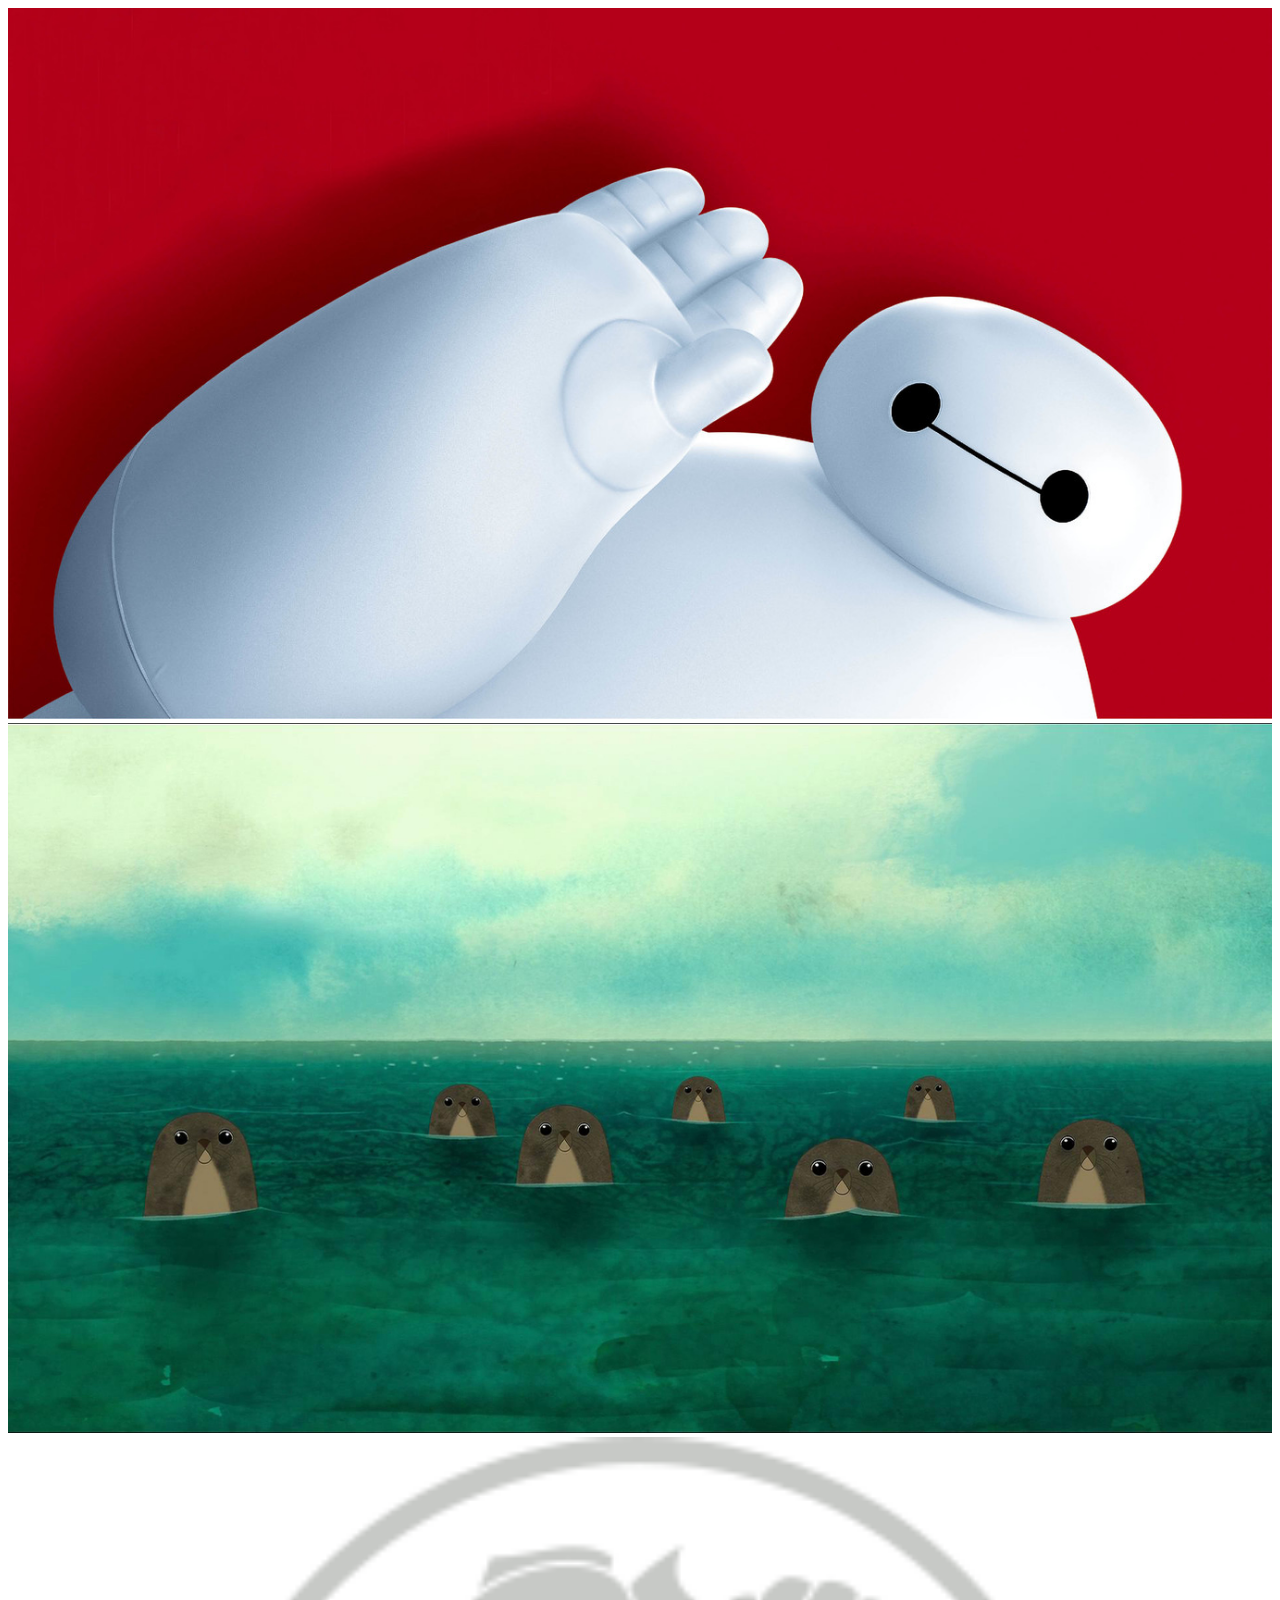
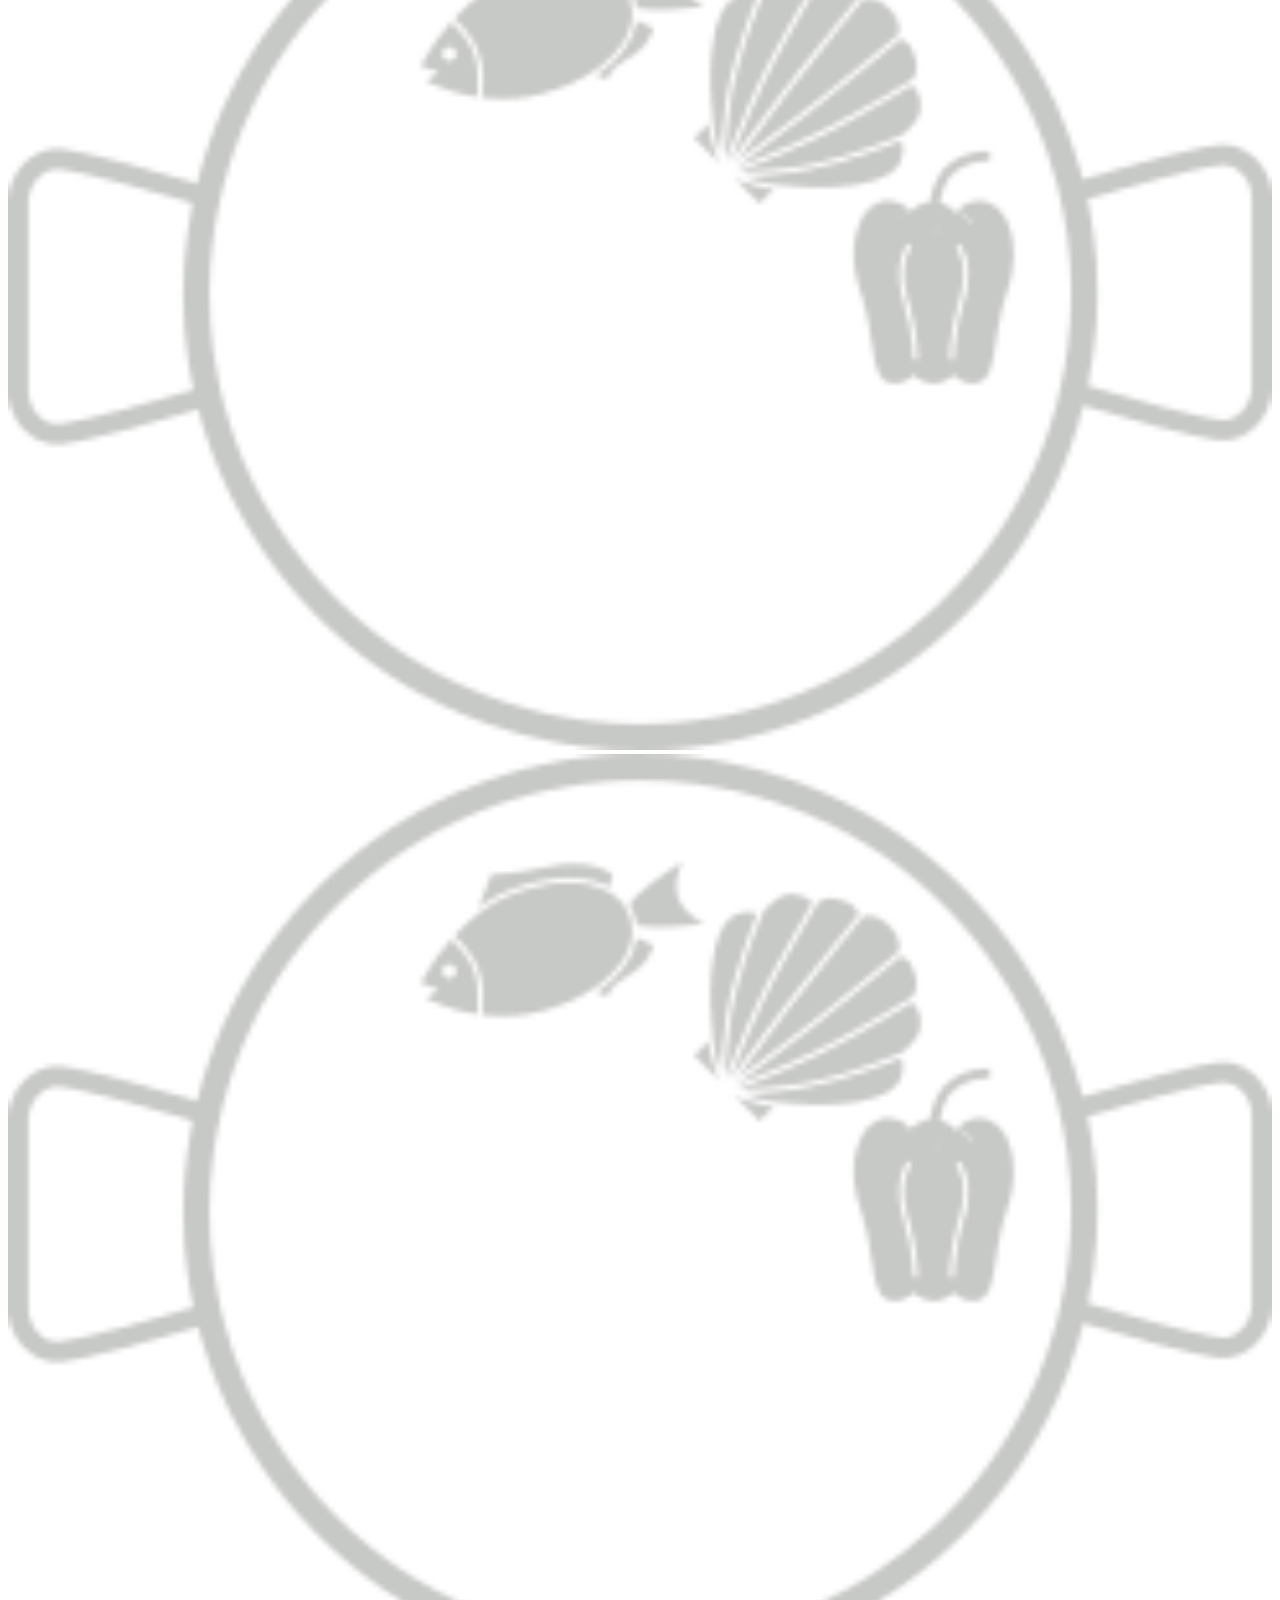
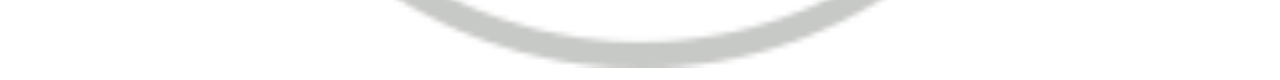
<file: lazyload/index.html>
<!DOCTYPE html>
<html lang="en">
<head>
	<meta charset="UTF-8">
	<title>Document</title>
	<script src="jquery-1.11.1.min.js"></script>
	<script src="./lazyload.js"></script>
</head>
<body>
	<img class="lazy" src="images/loading.gif" data-original="./images/01.jpg"width="100%" alt="" />
	<img class="lazy" src="images/loading.gif" data-original="./images/02.jpg"width="100%" alt="" />
	<img class="lazy" src="images/loading.gif" data-original="./images/03.jpg"width="100%" alt="" />
	<img class="lazy" src="images/loading.gif" data-original="./images/04.jpg"width="100%" alt="" />
	
	<script>
			$(function(){
						// $(".lazy").lazyload();

						$("img.lazy").lazyload({ threshold : 200 }); // 设置灵敏度 距离屏幕多少加载图片.  200单位是像素
						// 
						// $("img").lazyload({placeholder : "img/grey.gif", event : "click"});  // 事件触发
						// 
						// $("img").lazyload({ effect : "fadeIn"});   //动画效果


 					/*	$(function() {          
   							 $("img").lazyload({
       						 event : "sporty"
   									 });
								});	

							$(window).bind("load", function() { 
							    var timeout = setTimeout(function() {$("img").trigger("sporty")}, 5000);
							});
							*/

							// 注意这个插件是基于jquery的插件,在应用插件之前,先引用 jquery

		})
	</script>
</body>
</html>
</file>
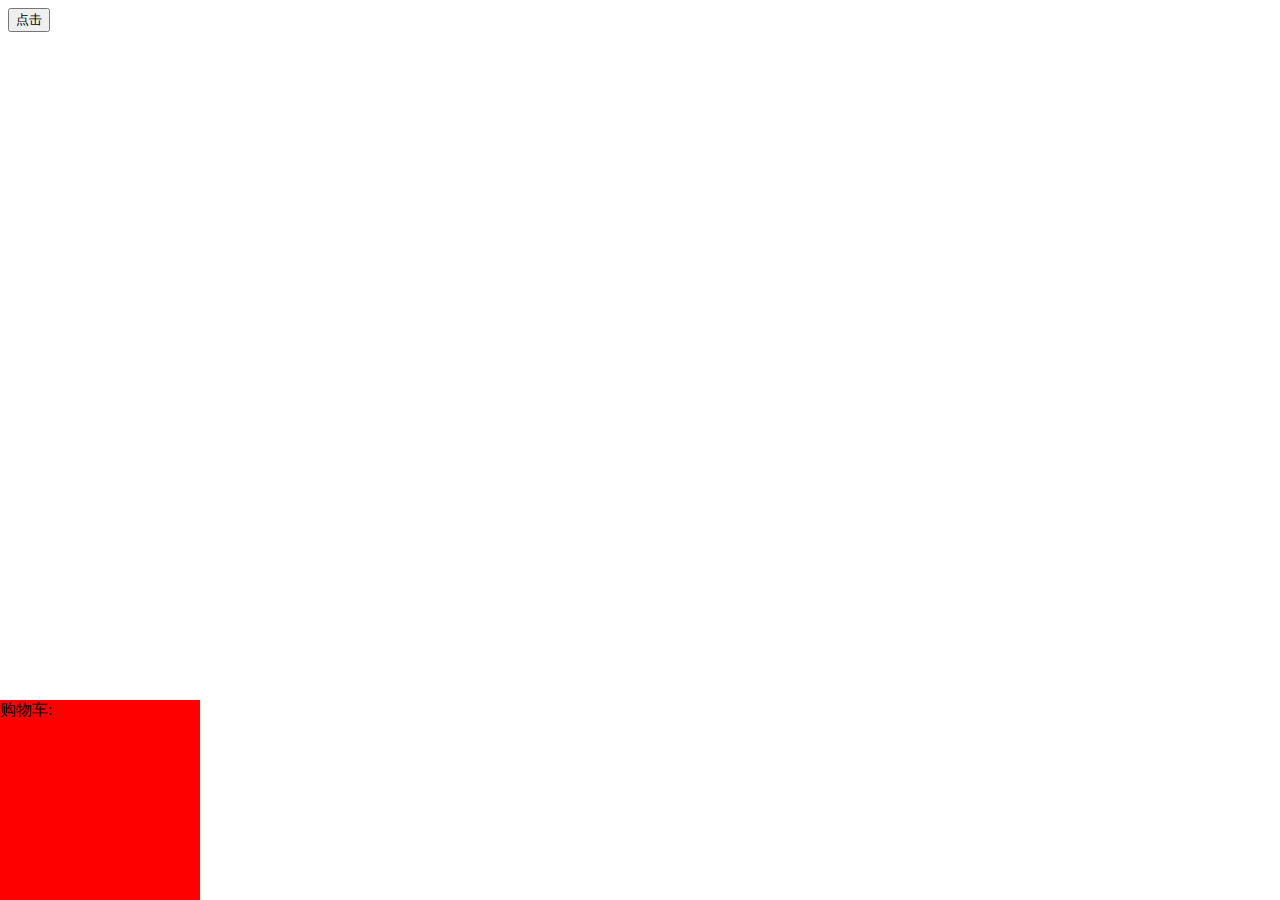
<file: 动态加人图片/index.html>
<!DOCTYPE html>
<html lang="en">

<head>
	<meta charset="UTF-8">
	<title>Document</title>
	<style>
		#end {
			width: 200px;
			height: 200px;
			background: red;
			position: absolute;
			bottom: 0;
			left: 0;
		}
		
		.u-flyer {
			display: block;
			width: 50px;
			height: 50px;
			border-radius: 50px;
			position: fixed;
			z-index: 9999;
		}
	
	</style>
		<script src="jquery-1.11.1.min.js"></script>
</head>

<body>
	<button onclick="setIco(event)">点击</button>
	


	<div id="end">购物车:</div>
	<script>
	var aBtn=document.querySelectorAll("button");
	
	// for(var i=0;i<aBtn.length;i++){
	// 	aBtn[i].onclick=function(){
	// 		addProduct(event);
	// 	};
	// }
		function setIco(event) {

            // 变量区,当前按钮,当前图片
		
				var flyer = $('<img class="u-flyer" src="1.png">');

			
            //鼠标在页面点击开始位置计算.
			var top = $(window).scrollTop();
			
			var dh = event.pageY;

			var newh = dh - top;


			// 鼠标结束位置计算	
			var oDiv = $('#end').offset();
			var newdh = oDiv.top - top;

			flyer.fly({
				start: {
					left: event.pageX,
					top: newh
				},
				end: {
					left: oDiv.left,
					top: newdh,
					width: 10,
					height: 10
				}
			});
		}
	</script>

	<script src="fly.js"></script>
</body>

</html>
</file>
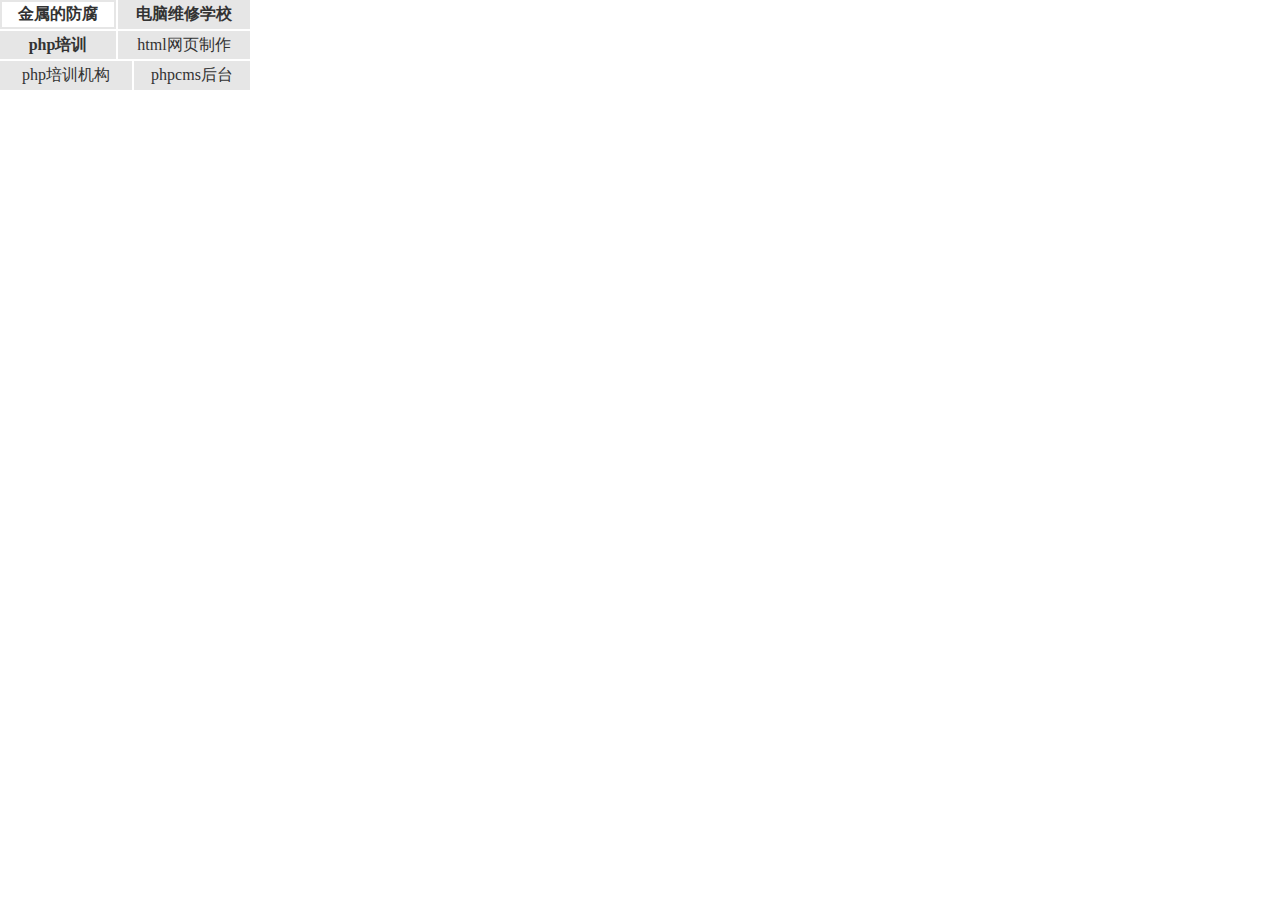
<file: 顶部加载条插件/pace.js–网页自动加载进度条插件_觉唯设计_files/ycmm(6).html>
<!DOCTYPE html>
<!-- saved from url=(0867)http://pos.baidu.com/ycmm?rdid=2513338&dc=2&di=u2513338&dri=0&dis=0&dai=4&ps=2963x44&dcb=BAIDU_SSP_define&dtm=BAIDU_DUP_SETJSONADSLOT&dvi=0.0&dci=-1&dpt=none&tsr=0&tpr=1466687838114&ti=pace.js%E2%80%93%E7%BD%91%E9%A1%B5%E8%87%AA%E5%8A%A8%E5%8A%A0%E8%BD%BD%E8%BF%9B%E5%BA%A6%E6%9D%A1%E6%8F%92%E4%BB%B6_%E8%A7%89%E5%94%AF%E8%AE%BE%E8%AE%A1&ari=1&dbv=2&drs=1&pcs=1349x643&pss=1349x3073&cfv=0&cpl=5&chi=1&cce=true&cec=UTF-8&tlm=1466687838&rw=643&ltu=http%3A%2F%2Fwww.jiawin.com%2Fpace-js-automatic-page-load-progress-bar&ltr=https%3A%2F%2Fwww.baidu.com%2Flink%3Furl%3DgiaW9uI3vyh3D911iBu5CQQIhpKhAXXNOrbpcgKsMGGYZ5eUQqqwOMaNqs4KV6L5ItFO2v6vxeSYeL_l95cy3ovNOTTo6_5nU64H6oQCojC%26wd%3D%26eqid%3Dbea1ec910005fc4900000003576be0c3&ecd=1&psr=1366x768&par=1366x768&pis=-1x-1&ccd=24&cja=false&cmi=7&col=zh-CN&cdo=-1&tcn=1466687838&qn=3a10d31801d51e71&tt=1466687838082.187.240.244 -->
<html xmlns="http://www.w3.org/1999/xhtml"><head><meta http-equiv="Content-Type" content="text/html; charset=UTF-8">
        
        <title>百度网盟推广</title>
        <!-- 0|0 -->
        <style type="text/css">
            html{color:#000;background-color:transparent;}body,div,dl,dt,dd,ul,ol,li,h1,h2,h3,h4,h5,h6,pre,code,form,fieldset,legend,input,textarea,p,blockquote,th,td{margin:0;padding:0}table{border-collapse:collapse;border-spacing:0}fieldset,img{border:0}address,caption,cite,code,dfn,em,strong,th,var{font-style:normal;font-weight:normal}ol,ul{list-style:none}caption,th{text-align:left}h1,h2,h3,h4,h5,h6{font-size:100%;font-weight:normal}q:before,q:after{content:''}abbr,acronym{border:0;font-variant:normal}sup{vertical-align:text-top}sub{vertical-align:text-bottom}input,textarea,select{font-family:inherit;font-size:inherit;font-weight:inherit}input,textarea,select{*font-size:100%}legend{color:#000}body{margin:0;padding:0;}          
            .bd-logo,.bd-logo2,.bd-logo3,.bd-logo4{text-decoration:none;cursor:pointer;display:block;overflow:hidden;position:absolute;bottom:0;right:0;z-index:2147483647}.bd-logo{height:18px;width:18px;background:url(http://cpro2.baidustatic.com/cpro/ui/noexpire/img/2.0.1/bg.png) no-repeat left top;background-position:0 0;_filter:progid:DXImageTransform.Microsoft.AlphaImageLoader(enabled=true,src="http://cpro2.baidustatic.com/cpro/ui/noexpire/img/2.0.1/logo-border-light.png",sizingMethod="crop");_background:0}.bd-logo:hover{background-position:-70px 0;_filter:progid:DXImageTransform.Microsoft.AlphaImageLoader(enabled=true,src="http://cpro2.baidustatic.com/cpro/ui/noexpire/img/2.0.1/logo-border-dark.png",sizingMethod="crop")}.bd-logo2{margin:0 2px 2px 0;height:14px;width:13px;background:url(http://cpro2.baidustatic.com/cpro/ui/noexpire/img/2.0.1/bg.png) no-repeat left top;background-position:0 -20px;_filter:progid:DXImageTransform.Microsoft.AlphaImageLoader(enabled=true,src="http://cpro2.baidustatic.com/cpro/ui/noexpire/img/2.0.1/logo-noborder-light.png",sizingMethod="crop");_background:0}.bd-logo2:hover{background-position:0 -35px;_filter:progid:DXImageTransform.Microsoft.AlphaImageLoader(enabled=true,src="http://cpro2.baidustatic.com/cpro/ui/noexpire/img/2.0.1/logo-noborder-dark.png",sizingMethod="crop")}.bd-logo3{height:18px;width:18px;background:url(http://cpro2.baidustatic.com/cpro/ui/noexpire/img/2.0.1/bg.png) no-repeat left top;background-position:-70px 0;_filter:progid:DXImageTransform.Microsoft.AlphaImageLoader(enabled=true,src="http://cpro2.baidustatic.com/cpro/ui/noexpire/img/2.0.1/logo-border-dark.png",sizingMethod="crop");_background:0}.bd-logo3:hover{width:68px}.bd-logo4{height:18px;width:18px;bottom:0;left:0;background:url(http://cpro2.baidustatic.com/cpro/ui/noexpire/img/2.0.1/bd-logo4.png) no-repeat left top;background-position:center;background-size:100%,100%;_filter:progid:DXImageTransform.Microsoft.AlphaImageLoader(enabled=true,src="http://cpro2.baidustatic.com/cpro/ui/noexpire/img/2.0.1/bd-logo4.png",sizingMethod="crop");_background:0}
            .loader{ text-align:center; width:90%; font-size:12px; padding:8px; border:solid 1px #aaaaaa; margin-top:30px; display:none; }.cf:before,.cf:after{content:"\20";display:table;}.cf:after{clear:both;}.cf{*zoom:1;}
            .textOverflow{white-space:nowrap;overflow:hidden;display:inline-block;width:100%;}.textOverflowEllipsis{-o-text-overflow:ellipsis;text-overflow:ellipsis;}.textOverflowClip{-o-text-overflow:clip;text-overflow:clip;}
            
            body{margin:0;padding:0;} 
            .container{position:relative;}
            a{
                display:inline-block;  background:#fff;
                text-align:center;
                color:#000;
                font-family:"宋体";
                text-decoration:none;
                font-size:14px;
            }
            .block {
               position:absolute;
               overflow:hidden;
            }
            .bd-logo{
                position:absolute;}
            #tipWrapper .baidu_logo,#tipWrapper .btn-blue{
                background-color:none;
                _background-color:none;
           }
            .bd-logo,.bd-logo2,.bd-logo3,.bd-logo4{height:14px;width:14px;background:url(http://cpro.baidustatic.com/cpro/ui/noexpire/img/2.0.1/reduce_bd-logo1_oper.png) no-repeat left top;background-position:0 0;_filter:progid:DXImageTransform.Microsoft.AlphaImageLoader(enabled=true,src="http://cpro.baidustatic.com/cpro/ui/noexpire/img/2.0.1/reduce_bd-logo1_oper.png",sizingMethod="crop");_background:0}
            .bd-logo:hover,.bd-logo2:hover,.bd-logo3:hover,.bd-logo4:hover{background:url(http://cpro.baidustatic.com/cpro/ui/noexpire/img/2.0.1/reduce_bd-logo1_oper.png) no-repeat left top;background-position:0 0;_filter:progid:DXImageTransform.Microsoft.AlphaImageLoader(enabled=true,src="http://cpro.baidustatic.com/cpro/ui/noexpire/img/2.0.1/reduce_bd-logo1_oper.png",sizingMethod="crop");_background:0;_filter:progid:DXImageTransform.Microsoft.AlphaImageLoader(enabled=true,src="http://cpro.baidustatic.com/cpro/ui/noexpire/img/2.0.1/reduce_bd-logo1_oper.png",sizingMethod="crop")}
            /*.triangle { width: 20; height: 20; display: inline-block; zoom: 1; position: absolute; top: 50%; margin-top:-7px; margin-left:3px; border-width:5px 5px 5px 8px; border-style:dashed dashed dashed solid; border-color:transparent transparent transparent #fff; }*/
            //.triangle {width: 25px; height: 25px; display: inline-block;  background: rgba(0, 0, 0, 0) url("http://cpro.baidustatic.com/cpro/exp/lu/icon_margin_white.png") repeat scroll 0 0;background-size: 100% 100%;}
                
        </style>
    <style type="text/css">a {color:#333333;font-family:"微软雅黑";</style><style type="text/css">.triangle{ width:20px; height:20px;}</style><style type="text/css">#closeBtn {z-index: 2147483647; position: absolute; text-align: center; color:#C5C5C7; display:block;overflow:hidden; background: url('http://cpro.baidustatic.com/cpro/ui/noexpire/img/2.0.1/reduce_promotion_oper.png') no-repeat; cursor:pointer; text-decoration: none;  font-weight: 100;_filter:progid:DXImageTransform.Microsoft.AlphaImageLoader(enabled=true,src='http://cpro.baidustatic.com/cpro/ui/noexpire/img/2.0.1/reduce_promotion_oper.png',sizingMethod='crop');_background:0  } #closeBtn:hover {background: url('http://cpro.baidustatic.com/cpro/ui/noexpire/img/2.0.1/reduce_promotion_oper.png') no-repeat left top;_filter:progid:DXImageTransform.Microsoft.AlphaImageLoader(enabled=true,src='http://cpro.baidustatic.com/cpro/ui/noexpire/img/2.0.1/reduce_promotion_oper.png',sizingMethod='crop');_background:0;_filter:progid:DXImageTransform.Microsoft.AlphaImageLoader(enabled=true,src='http://cpro.baidustatic.com/cpro/ui/noexpire/img/2.0.1/reduce_promotion_oper.png',sizingMethod='crop');} #closeWrapper {  position: absolute;  display: inline-block;  zoom:1;  z-index: 2147483648;  }.closeA ,.closeB{ height:20px;  line-height: 20px;  font-size: 14px;  text-align: center;  color:#000;  margin:0px 0px 1px 0px;  display: block;  width:120px;  position:relative;  text-decoration:none;  background-color:#efefef;  border-bottom: 1px solid #7fccff;  zoom:1;  } .closeA:hover, .closeB:hover {  background: #7fccff;  color:#F0F0FB; cursor:pointer;  }.arr-b {position:absolute;width:11px; height:7px;display: block;right:3px;bottom:-7px;_bottom:-16px;background: url('http://cpro.baidustatic.com/cpro/exp/closead/img/arr_hover.png') no-repeat left top;  } .arr-b-hover {  position:absolute;  width:11px;  height:7px;  display: block;  right:3px;  bottom:-7px;  _bottom:-16px;  background: url('http://cpro.baidustatic.com/cpro/exp/closead/img/arr.png') no-repeat left top;  } #tipWrapper {position: absolute;  top:0px;  left:0px;  z-index: 2147483648;  text-align:left; background: url('http://cpro.baidustatic.com/cpro/exp/closead/img/bg_rb.png') no-repeat right bottom;  background-color: #fafafa;_background-color: #fafafa;*background-color: #fafafa;_filter:progid:DXImageTransform.Microsoft.AlphaImageLoader(enabled=true,src='http://cpro.baidustatic.com/cpro/exp/closead/img/bg_rb.png',sizingMethod='crop'); }#tipWrapper .tit {font-size:20px;font-family:microsoft Yahei; color:#333333;line-height: 20px;padding-left:10px; background: url('http://cpro.baidustatic.com/cpro/exp/closead/img/icon_col.png') left top no-repeat;  } #tipWrapper .goback ,.btn-blue {font-size: 14px;color:#5ea5fc;cursor:pointer;text-decoration: underline;white-space: nowrap;word-wrap: normal;background-color:#fafafa;}#tipWrapper .goback {display: inline-block;zoom:1;margin-left:15px; }#tipWrapper .question_tit .goback {display: inline-block;zoom: 1;margin: 0 15px 0 0; } #tipWrapper .baidu_logo{width:59px;height:19px;_width:59px;_height:19px;position:absolute; _position:absolute; right:10px; bottom:10px;_right:10px;_bottom:10px;z-index:9999999999999999999}#tipWrapper .baidu_logo img {border:0; }#tipWrapper .question_tit{display:block;text-decoration: none;font-size: 12px; line-height: 25px;margin:5px 0;color:#333;  }#tipWrapper .question_tittt{display:block;text-decoration: none;font-size: 12px; line-height: 20px;margin:0;color:#333;  }#tipWrapper .mw1 {max-width: 470px;float:left;}#tipWrapper .question_choice .choice, #tipWrapper .mw1 span {margin-right: 10px;text-decoration: none;width:120px;overflow:hidden;height:25px;line-height: 25px;  display: inline-block;zoom:1; cursor: pointer;  color:#333;  font-size: 12px;  background: url('http://cpro.baidustatic.com/cpro/exp/closead/img/ico_sel_gray.png') no-repeat left center;  padding-left:20px;  zoom:1;  }#tipWrapper .question_choice .choice:hover{ background: url('http://cpro.baidustatic.com/cpro/exp/closead/img/ico_sel_blue.png') no-repeat left center; }#tipWrapper .mw1 span {margin-right: 10px; height:15px; line-height: 15px; display: inline-block; cursor: pointer; color: #666666; font-size: 12px; width: 42%; overflow: hidden; text-overflow: ellipsis; background: url('http://cpro.baidustatic.com/cpro/exp/closead/img/ico_mulsel_gray.png') no-repeat left center; padding-left:20px; zoom: 1;  }#tipWrapper .mw1 .checked{ background: url('http://cpro.baidustatic.com/cpro/exp/closead/img/ico_mulsel_blue.png') no-repeat left center; }#tipWrapper.min_90 .question_choice .choice{ height:20px; line-height:20px; }#tipWrapper.min_90 .question_tit{ line-height:20px; }#tipWrapper .btn-sub { display: inline-block; zoom:1;width: 80px; height: 25px; line-height: 25px; font-size: 14px; background: none repeat scroll 0% 0% rgb(51, 132, 255); text-align: center; color: rgb(255, 255, 255); float: left; margin-left: 100px; cursor: pointer; }#tipWrapper.tipWrapper .question_choice .choice{ height:20px; line-height:20px; }#closePop{ clear:both;padding:10px 10px 0 10px;}#closeEnd{ padding:10px 0 0 10px;}#closePop .space{ padding-left:10px; }#closePop .space .panel-cause{ position: relative; z-index:2; }#closePop p{ clear:both; font-size:12px;_font-size:11px; color:#333; line-height:30px;_line-height:30px; }#tipWrapper.tipWrapper #closePop p{ line-height:20px; }#closePop .btns{ clear:both;*clear:none;font-size:12px; color:#333; line-height:0; }#closePop .sel-panel{ position:relative; height:20px; display:inline-block; *zoom: 1; cursor:pointer; }#closePop .sel-panel .ipt-other{ position:absolute;left:0;top:0; z-index:1; padding:0 5px; width:120px;_width:120px; height:20px; line-height:20px; border: 1px solid #d2d2d2;  color:#999; font-family:'microsoft yahei'; font-size:12px;_line-height:20px;_height:20px;  }#closePop select{ width:131px; height:22px; line-height:20px; border:1px solid #d2d2d2; color:#999; font-size:12px; }#closePop .causeSelect{ display:none; position:absolute; left:0; top:21px; z-index:99; width:129px; border:1px solid #d2d2d2; color:#999; font-size:12px; background-color:#fff; }#closePop .causeSelect li{ padding: 0 5px; height:24px; line-height:24px; position:relative; z-index:99; }#closePop .show-cause{ position:absolute; left:0; top:0; padding: 0 5px; width:119px; height:20px; line-height:20px; border:1px solid #d2d2d2; color:#999; font-size:12px; display:inline-block; zoom:1; background: #fff url('http://cpro.baidustatic.com/cpro/ui/noexpire/img/2.0.0/radio_btn.png') no-repeat right -85px; }#closePop .sel-panel.on .show-cause{ background-position: right -106px; }#closePop .ok-btn{ _position:absolute; _z-index:-1; width:65px; height:20px;_height:20px;  line-height:20px;_line-height:20px; margin-top:15px; text-align:center; color:#5ea5fc; text-decoration:none; display:inline-block; zoom:1; background:url('http://cpro.baidustatic.com/cpro/ui/noexpire/img/2.0.0/radio_btn.png') no-repeat 0 -43px;_background:url('http://cpro.baidustatic.com/cpro/ui/noexpire/img/2.0.0/radio_btn.png') no-repeat 0 -44px; }#closePop .ok-btn:hover{ background:url('http://cpro.baidustatic.com/cpro/ui/noexpire/img/2.0.0/radio_btn.png') no-repeat 0 -64px;_background:url('http://cpro.baidustatic.com/cpro/ui/noexpire/img/2.0.0/radio_btn.png') no-repeat 0 -65px; color:#fff; }#tipWrapper.wrapper_small .question_choice .choice{ height:18px; line-height:18px; }#tipWrapper.wrapper_small #closePop p{ line-height:20px; }#tipWrapper.wrapper_small #closePop .space{ padding-left:0; }#tipWrapper.wrapper_small #closePop .i-email{ width:89px;float:left; }#tipWrapper.wrapper_small #closePop .sel-panel .ipt-other{ width:89px; }#tipWrapper.wrapper_small #closePop .show-cause{ width:89px; }#tipWrapper.wrapper_small #closePop .causeSelect{ width:99px; }#tipWrapper.wrapper_small .question_tit{ line-height:20px; }#tipWrapper.min_hei .question_choice .choice{ width: auto; }#tipWrapper.wrapper_panel #closePop .space .panel{ float:left; _width:132px; }#tipWrapper.min_90 #closePop .causeSelect{ top:-61px }#tipWrapper.min_90 #closePop .causeSelect li{ height:15px; line-height:15px; }#tipWrapper.wrapper_panel #closePop .panel-email{ margin-left:20px; }#tipWrapper.wrapper_panel #closePop .btns{ float:left;position:relative; top:16px;left: 20px; }#tipWrapper.min_90 .complaint,#tipWrapper.min_90 .question_choice{ float:left; }#closePop .i-email{ width:119px; height:20px; line-height:20px; padding: 0 5px; border: 1px solid #d2d2d2; font-size:12px; color:#666; font-family:'microsoft yahei' }</style></head>
       
    <body marginwidth="0" marginheight="0"><div style="display:none;"><img src="./adx(1).php" height="1px" width="1px" alt=""></div>
        <div id="container" class="container" style="width: 250px; height: 90px;"><a class="bd-logo" href="http://pos.baidu.com/ycmm?rdid=2513338&amp;dc=2&amp;di=u2513338&amp;dri=0&amp;dis=0&amp;dai=4&amp;ps=2963x44&amp;dcb=BAIDU_SSP_define&amp;dtm=BAIDU_DUP_SETJSONADSLOT&amp;dvi=0.0&amp;dci=-1&amp;dpt=none&amp;tsr=0&amp;tpr=1466687838114&amp;ti=pace.js%E2%80%93%E7%BD%91%E9%A1%B5%E8%87%AA%E5%8A%A8%E5%8A%A0%E8%BD%BD%E8%BF%9B%E5%BA%A6%E6%9D%A1%E6%8F%92%E4%BB%B6_%E8%A7%89%E5%94%AF%E8%AE%BE%E8%AE%A1&amp;ari=1&amp;dbv=2&amp;drs=1&amp;pcs=1349x643&amp;pss=1349x3073&amp;cfv=0&amp;cpl=5&amp;chi=1&amp;cce=true&amp;cec=UTF-8&amp;tlm=1466687838&amp;rw=643&amp;ltu=http%3A%2F%2Fwww.jiawin.com%2Fpace-js-automatic-page-load-progress-bar&amp;ltr=https%3A%2F%2Fwww.baidu.com%2Flink%3Furl%3DgiaW9uI3vyh3D911iBu5CQQIhpKhAXXNOrbpcgKsMGGYZ5eUQqqwOMaNqs4KV6L5ItFO2v6vxeSYeL_l95cy3ovNOTTo6_5nU64H6oQCojC%26wd%3D%26eqid%3Dbea1ec910005fc4900000003576be0c3&amp;ecd=1&amp;psr=1366x768&amp;par=1366x768&amp;pis=-1x-1&amp;ccd=24&amp;cja=false&amp;cmi=7&amp;col=zh-CN&amp;cdo=-1&amp;tcn=1466687838&amp;qn=3a10d31801d51e71&amp;tt=1466687838082.187.240.244" title="" target="_blank" onfocus="this.blur()" style="right: 29px; width: 14px; height: 14px; bottom: 0px; z-index: 2147483647; background-position: 0px 50%;"></a> <a title="点击搜索" href="http://cpro.baidu.com/cpro/ui/uijs.php?adclass=0&amp;app_id=0&amp;c=news&amp;cf=1&amp;ch=0&amp;di=8&amp;fv=0&amp;is_app=0&amp;jk=318232f352a7fcea&amp;k=%BD%F0%CA%F4%B5%C4%B7%C0%B8%AF&amp;k0=%BD%F0%CA%F4%B5%C4%B7%C0%B8%AF&amp;k1=%B5%E7%C4%D4%CE%AC%D0%DE%D1%A7%D0%A3&amp;k2=php%C5%E0%D1%B5&amp;k3=html%CD%F8%D2%B3%D6%C6%D7%F7&amp;k4=php%C5%E0%D1%B5%BB%FA%B9%B9&amp;k5=phpcms%BA%F3%CC%A8&amp;kdi0=8&amp;kdi1=8&amp;kdi2=8&amp;kdi3=8&amp;kdi4=8&amp;kdi5=8&amp;luki=1&amp;mcpm=42367&amp;n=10&amp;p=baidu&amp;q=73096049_cpr&amp;rb=0&amp;rs=1&amp;seller_id=1&amp;sid=eafca752f3328231&amp;ssp2=1&amp;stid=5&amp;t=tpclicked3_hc&amp;td=2513338&amp;tu=u2513338&amp;u=http%3A%2F%2Fwww%2Ejiawin%2Ecom%2Fpace%2Djs%2Dautomatic%2Dpage%2Dload%2Dprogress%2Dbar&amp;urlid=0" target="_blank" class="block" style="left: 0px; font-size: 16px; top: 0px; line-height: 28.6667px; height: 28.6667px; width: 116px; font-weight: bold; background-color: rgb(230, 230, 230);">金属的防腐</a><a title="点击搜索" href="http://cpro.baidu.com/cpro/ui/uijs.php?adclass=0&amp;app_id=0&amp;c=news&amp;cf=1&amp;ch=0&amp;di=8&amp;fv=0&amp;is_app=0&amp;jk=318232f352a7fcea&amp;k=%B5%E7%C4%D4%CE%AC%D0%DE%D1%A7%D0%A3&amp;k0=%B5%E7%C4%D4%CE%AC%D0%DE%D1%A7%D0%A3&amp;k1=php%C5%E0%D1%B5&amp;k2=html%CD%F8%D2%B3%D6%C6%D7%F7&amp;k3=php%C5%E0%D1%B5%BB%FA%B9%B9&amp;k4=phpcms%BA%F3%CC%A8&amp;k5=%C3%A9%CC%A8%BE%C6%BB%D8%CA%D5%BC%DB%B8%F1&amp;kdi0=8&amp;kdi1=8&amp;kdi2=8&amp;kdi3=8&amp;kdi4=8&amp;kdi5=8&amp;luki=2&amp;mcpm=283006&amp;n=10&amp;p=baidu&amp;q=73096049_cpr&amp;rb=0&amp;rs=1&amp;seller_id=1&amp;sid=eafca752f3328231&amp;ssp2=1&amp;stid=5&amp;t=tpclicked3_hc&amp;td=2513338&amp;tu=u2513338&amp;u=http%3A%2F%2Fwww%2Ejiawin%2Ecom%2Fpace%2Djs%2Dautomatic%2Dpage%2Dload%2Dprogress%2Dbar&amp;urlid=0" target="_blank" class="block" style="left: 118px; font-size: 16px; top: 0px; line-height: 28.6667px; height: 28.6667px; width: 132px; font-weight: bold; background-color: rgb(230, 230, 230);">电脑维修学校</a><a title="点击搜索" href="http://cpro.baidu.com/cpro/ui/uijs.php?adclass=0&amp;app_id=0&amp;c=news&amp;cf=1&amp;ch=0&amp;di=8&amp;fv=0&amp;is_app=0&amp;jk=318232f352a7fcea&amp;k=php%C5%E0%D1%B5&amp;k0=php%C5%E0%D1%B5&amp;k1=html%CD%F8%D2%B3%D6%C6%D7%F7&amp;k2=php%C5%E0%D1%B5%BB%FA%B9%B9&amp;k3=phpcms%BA%F3%CC%A8&amp;k4=%C3%A9%CC%A8%BE%C6%BB%D8%CA%D5%BC%DB%B8%F1&amp;k5=%C6%D6%BD%AD%D0%C2%CE%C5&amp;kdi0=8&amp;kdi1=8&amp;kdi2=8&amp;kdi3=8&amp;kdi4=8&amp;kdi5=8&amp;luki=3&amp;mcpm=477610&amp;n=10&amp;p=baidu&amp;q=73096049_cpr&amp;rb=0&amp;rs=1&amp;seller_id=1&amp;sid=eafca752f3328231&amp;ssp2=1&amp;stid=5&amp;t=tpclicked3_hc&amp;td=2513338&amp;tu=u2513338&amp;u=http%3A%2F%2Fwww%2Ejiawin%2Ecom%2Fpace%2Djs%2Dautomatic%2Dpage%2Dload%2Dprogress%2Dbar&amp;urlid=0" target="_blank" class="block" style="left: 0px; font-size: 16px; top: 30.6667px; line-height: 28.6667px; height: 28.6667px; width: 116px; font-weight: bold; background-color: rgb(230, 230, 230);">php培训</a><a title="点击搜索" href="http://cpro.baidu.com/cpro/ui/uijs.php?adclass=0&amp;app_id=0&amp;c=news&amp;cf=1&amp;ch=0&amp;di=8&amp;fv=0&amp;is_app=0&amp;jk=318232f352a7fcea&amp;k=html%CD%F8%D2%B3%D6%C6%D7%F7&amp;k0=html%CD%F8%D2%B3%D6%C6%D7%F7&amp;k1=php%C5%E0%D1%B5%BB%FA%B9%B9&amp;k2=phpcms%BA%F3%CC%A8&amp;k3=%C3%A9%CC%A8%BE%C6%BB%D8%CA%D5%BC%DB%B8%F1&amp;k4=%C6%D6%BD%AD%D0%C2%CE%C5&amp;k5=%B2%C4%C1%CF%B7%C0%B8%AF&amp;kdi0=8&amp;kdi1=8&amp;kdi2=8&amp;kdi3=8&amp;kdi4=8&amp;kdi5=8&amp;luki=4&amp;mcpm=132950&amp;n=10&amp;p=baidu&amp;q=73096049_cpr&amp;rb=0&amp;rs=1&amp;seller_id=1&amp;sid=eafca752f3328231&amp;ssp2=1&amp;stid=5&amp;t=tpclicked3_hc&amp;td=2513338&amp;tu=u2513338&amp;u=http%3A%2F%2Fwww%2Ejiawin%2Ecom%2Fpace%2Djs%2Dautomatic%2Dpage%2Dload%2Dprogress%2Dbar&amp;urlid=0" target="_blank" class="block" style="left: 118px; font-size: 16px; top: 30.6667px; line-height: 28.6667px; height: 28.6667px; width: 132px; background-color: rgb(230, 230, 230);">html网页制作</a><a title="点击搜索" href="http://cpro.baidu.com/cpro/ui/uijs.php?adclass=0&amp;app_id=0&amp;c=news&amp;cf=1&amp;ch=0&amp;di=8&amp;fv=0&amp;is_app=0&amp;jk=318232f352a7fcea&amp;k=php%C5%E0%D1%B5%BB%FA%B9%B9&amp;k0=php%C5%E0%D1%B5%BB%FA%B9%B9&amp;k1=phpcms%BA%F3%CC%A8&amp;k2=%C3%A9%CC%A8%BE%C6%BB%D8%CA%D5%BC%DB%B8%F1&amp;k3=%C6%D6%BD%AD%D0%C2%CE%C5&amp;k4=%B2%C4%C1%CF%B7%C0%B8%AF&amp;k5=%B7%C0%B8%AF%C4%BE%D5%A4%C0%B8&amp;kdi0=8&amp;kdi1=8&amp;kdi2=8&amp;kdi3=8&amp;kdi4=8&amp;kdi5=8&amp;luki=5&amp;mcpm=555704&amp;n=10&amp;p=baidu&amp;q=73096049_cpr&amp;rb=0&amp;rs=1&amp;seller_id=1&amp;sid=eafca752f3328231&amp;ssp2=1&amp;stid=5&amp;t=tpclicked3_hc&amp;td=2513338&amp;tu=u2513338&amp;u=http%3A%2F%2Fwww%2Ejiawin%2Ecom%2Fpace%2Djs%2Dautomatic%2Dpage%2Dload%2Dprogress%2Dbar&amp;urlid=0" target="_blank" class="block" style="left: 0px; font-size: 16px; top: 61.3333px; line-height: 28.6667px; height: 28.6667px; width: 132px; background-color: rgb(230, 230, 230);">php培训机构</a><a title="点击搜索" href="http://cpro.baidu.com/cpro/ui/uijs.php?adclass=0&amp;app_id=0&amp;c=news&amp;cf=1&amp;ch=0&amp;di=8&amp;fv=0&amp;is_app=0&amp;jk=318232f352a7fcea&amp;k=phpcms%BA%F3%CC%A8&amp;k0=phpcms%BA%F3%CC%A8&amp;k1=%C3%A9%CC%A8%BE%C6%BB%D8%CA%D5%BC%DB%B8%F1&amp;k2=%C6%D6%BD%AD%D0%C2%CE%C5&amp;k3=%B2%C4%C1%CF%B7%C0%B8%AF&amp;k4=%B7%C0%B8%AF%C4%BE%D5%A4%C0%B8&amp;k5=%C0%CF%BE%C6%BB%D8%CA%D5%BC%DB%B8%F1&amp;kdi0=8&amp;kdi1=8&amp;kdi2=8&amp;kdi3=8&amp;kdi4=8&amp;kdi5=8&amp;luki=6&amp;mcpm=31352&amp;n=10&amp;p=baidu&amp;q=73096049_cpr&amp;rb=0&amp;rs=1&amp;seller_id=1&amp;sid=eafca752f3328231&amp;ssp2=1&amp;stid=5&amp;t=tpclicked3_hc&amp;td=2513338&amp;tu=u2513338&amp;u=http%3A%2F%2Fwww%2Ejiawin%2Ecom%2Fpace%2Djs%2Dautomatic%2Dpage%2Dload%2Dprogress%2Dbar&amp;urlid=0" target="_blank" class="block" style="left: 134px; font-size: 16px; top: 61.3333px; line-height: 28.6667px; height: 28.6667px; width: 116px; background-color: rgb(230, 230, 230);">phpcms后台</a><a id="closeBtn" title="关闭此推广位显示" style="display: block; height: 14px; line-height: 14px; width: 28px; right: 0px; bottom: 0px;"></a><div id="tipWrapper" class="min_90 min_hei wrapper_panel " style="display: none; width: 250px; height: 90px;"><div id="closeEnd" style="display:none"><div class="tit" style="font-size:16px;">感谢您的反馈！</div><p class="question_tit"><span class="goback toAd">返回</span><a class="btn-blue" href="http://yingxiao.baidu.com/zhichi/knowledge/detail.action?channelId=3&amp;classId=10845&amp;knowledgeId=14394" target="_blank">了解详情</a></p><p class="question_tit">我们已记录您对此推广内容的反馈，以便改善您今后的浏览体验。</p></div><div id="closeChoice" style="width: 210px; height: 80px; padding: 10px 10px 0px 0px;"><div class="tit" style="width:auto;font-size:16px;">将为您关闭此次推广展示<span class="goback">撤销</span></div><p class="question_tit">此推广有什么问题？</p><div class="question_choice"><a index="0" href="javascript:;" class="choice" id="5">视觉干扰</a><a index="1" href="javascript:;" class="choice" id="6">内容不宜</a><a index="2" href="javascript:;" class="choice" id="7">不感兴趣</a><a index="3" href="javascript:;" class="choice" id="8">其它</a></div></div><a href="http://www.baidu.com/" target="_blank" class="baidu_logo"><img src="./bd_logo.png" width="59" height="19"></a><div id="closePop" style="display:none"><div class="tit" style="width:auto;font-size:16px;">将为您关闭此次推广展示<span class="goback">撤销</span></div><div class="space"><div class="panel panel-cause"><p style="margin:0;">该推广还需要改进的有：</p><div class="sel-panel"><input class="ipt-other" id="iptOther" type="text" value="请输入..." style="display:block;"><ul class="causeSelect" id="causeSelect"></ul></div></div><div class="panel panel-email"><p style="margin:0;">常用邮箱(选填)：</p><div class="sel-panel"><input class="i-email" id="iptEmail" type="text"></div></div><div class="panel"><p class="btns" style="margin-top:0;*margin-top:0;"><a id="affirmBtn" class="ok-btn" href="javascript:;">确认</a></p></div></div></div></div></div>
           <script src="./closefeedback.min.js"></script><script type="text/javascript">        
            var ads = [{"bid":"","cbg":"#FFFFFF","curl":"http://cpro.baidu.com/cpro/ui/uijs.php?adclass=0&app_id=0&c=news&cf=1&ch=0&di=8&fv=0&is_app=0&jk=318232f352a7fcea&k=%BD%F0%CA%F4%B5%C4%B7%C0%B8%AF&k0=%BD%F0%CA%F4%B5%C4%B7%C0%B8%AF&k1=%B5%E7%C4%D4%CE%AC%D0%DE%D1%A7%D0%A3&k2=php%C5%E0%D1%B5&k3=html%CD%F8%D2%B3%D6%C6%D7%F7&k4=php%C5%E0%D1%B5%BB%FA%B9%B9&k5=phpcms%BA%F3%CC%A8&kdi0=8&kdi1=8&kdi2=8&kdi3=8&kdi4=8&kdi5=8&luki=1&mcpm=42367&n=10&p=baidu&q=73096049_cpr&rb=0&rs=1&seller_id=1&sid=eafca752f3328231&ssp2=1&stid=5&t=tpclicked3_hc&td=2513338&tu=u2513338&u=http%3A%2F%2Fwww%2Ejiawin%2Ecom%2Fpace%2Djs%2Dautomatic%2Dpage%2Dload%2Dprogress%2Dbar&urlid=0","desc":"金属的防腐","height":90,"isHb":false,"iss":0,"kernel":"","lpId":3,"surl":"","title":"金属的防腐","type":"text","width":250,"word_src":"a","wp":0},{"bid":"","cbg":"#FFFFFF","curl":"http://cpro.baidu.com/cpro/ui/uijs.php?adclass=0&app_id=0&c=news&cf=1&ch=0&di=8&fv=0&is_app=0&jk=318232f352a7fcea&k=%B5%E7%C4%D4%CE%AC%D0%DE%D1%A7%D0%A3&k0=%B5%E7%C4%D4%CE%AC%D0%DE%D1%A7%D0%A3&k1=php%C5%E0%D1%B5&k2=html%CD%F8%D2%B3%D6%C6%D7%F7&k3=php%C5%E0%D1%B5%BB%FA%B9%B9&k4=phpcms%BA%F3%CC%A8&k5=%C3%A9%CC%A8%BE%C6%BB%D8%CA%D5%BC%DB%B8%F1&kdi0=8&kdi1=8&kdi2=8&kdi3=8&kdi4=8&kdi5=8&luki=2&mcpm=283006&n=10&p=baidu&q=73096049_cpr&rb=0&rs=1&seller_id=1&sid=eafca752f3328231&ssp2=1&stid=5&t=tpclicked3_hc&td=2513338&tu=u2513338&u=http%3A%2F%2Fwww%2Ejiawin%2Ecom%2Fpace%2Djs%2Dautomatic%2Dpage%2Dload%2Dprogress%2Dbar&urlid=0","desc":"电脑维修学校","height":90,"isHb":false,"iss":0,"kernel":"","lpId":3,"surl":"","title":"电脑维修学校","type":"text","width":250,"word_src":"e","wp":0},{"bid":"","cbg":"#FFFFFF","curl":"http://cpro.baidu.com/cpro/ui/uijs.php?adclass=0&app_id=0&c=news&cf=1&ch=0&di=8&fv=0&is_app=0&jk=318232f352a7fcea&k=php%C5%E0%D1%B5&k0=php%C5%E0%D1%B5&k1=html%CD%F8%D2%B3%D6%C6%D7%F7&k2=php%C5%E0%D1%B5%BB%FA%B9%B9&k3=phpcms%BA%F3%CC%A8&k4=%C3%A9%CC%A8%BE%C6%BB%D8%CA%D5%BC%DB%B8%F1&k5=%C6%D6%BD%AD%D0%C2%CE%C5&kdi0=8&kdi1=8&kdi2=8&kdi3=8&kdi4=8&kdi5=8&luki=3&mcpm=477610&n=10&p=baidu&q=73096049_cpr&rb=0&rs=1&seller_id=1&sid=eafca752f3328231&ssp2=1&stid=5&t=tpclicked3_hc&td=2513338&tu=u2513338&u=http%3A%2F%2Fwww%2Ejiawin%2Ecom%2Fpace%2Djs%2Dautomatic%2Dpage%2Dload%2Dprogress%2Dbar&urlid=0","desc":"php培训","height":90,"isHb":false,"iss":0,"kernel":"","lpId":3,"surl":"","title":"php培训","type":"text","width":250,"word_src":"d","wp":0},{"bid":"","cbg":"#FFFFFF","curl":"http://cpro.baidu.com/cpro/ui/uijs.php?adclass=0&app_id=0&c=news&cf=1&ch=0&di=8&fv=0&is_app=0&jk=318232f352a7fcea&k=html%CD%F8%D2%B3%D6%C6%D7%F7&k0=html%CD%F8%D2%B3%D6%C6%D7%F7&k1=php%C5%E0%D1%B5%BB%FA%B9%B9&k2=phpcms%BA%F3%CC%A8&k3=%C3%A9%CC%A8%BE%C6%BB%D8%CA%D5%BC%DB%B8%F1&k4=%C6%D6%BD%AD%D0%C2%CE%C5&k5=%B2%C4%C1%CF%B7%C0%B8%AF&kdi0=8&kdi1=8&kdi2=8&kdi3=8&kdi4=8&kdi5=8&luki=4&mcpm=132950&n=10&p=baidu&q=73096049_cpr&rb=0&rs=1&seller_id=1&sid=eafca752f3328231&ssp2=1&stid=5&t=tpclicked3_hc&td=2513338&tu=u2513338&u=http%3A%2F%2Fwww%2Ejiawin%2Ecom%2Fpace%2Djs%2Dautomatic%2Dpage%2Dload%2Dprogress%2Dbar&urlid=0","desc":"html网页制作","height":90,"isHb":false,"iss":0,"kernel":"","lpId":3,"surl":"","title":"html网页制作","type":"text","width":250,"word_src":"d","wp":0},{"bid":"","cbg":"#FFFFFF","curl":"http://cpro.baidu.com/cpro/ui/uijs.php?adclass=0&app_id=0&c=news&cf=1&ch=0&di=8&fv=0&is_app=0&jk=318232f352a7fcea&k=php%C5%E0%D1%B5%BB%FA%B9%B9&k0=php%C5%E0%D1%B5%BB%FA%B9%B9&k1=phpcms%BA%F3%CC%A8&k2=%C3%A9%CC%A8%BE%C6%BB%D8%CA%D5%BC%DB%B8%F1&k3=%C6%D6%BD%AD%D0%C2%CE%C5&k4=%B2%C4%C1%CF%B7%C0%B8%AF&k5=%B7%C0%B8%AF%C4%BE%D5%A4%C0%B8&kdi0=8&kdi1=8&kdi2=8&kdi3=8&kdi4=8&kdi5=8&luki=5&mcpm=555704&n=10&p=baidu&q=73096049_cpr&rb=0&rs=1&seller_id=1&sid=eafca752f3328231&ssp2=1&stid=5&t=tpclicked3_hc&td=2513338&tu=u2513338&u=http%3A%2F%2Fwww%2Ejiawin%2Ecom%2Fpace%2Djs%2Dautomatic%2Dpage%2Dload%2Dprogress%2Dbar&urlid=0","desc":"php培训机构","height":90,"isHb":false,"iss":0,"kernel":"","lpId":3,"surl":"","title":"php培训机构","type":"text","width":250,"word_src":"d","wp":0},{"bid":"","cbg":"#FFFFFF","curl":"http://cpro.baidu.com/cpro/ui/uijs.php?adclass=0&app_id=0&c=news&cf=1&ch=0&di=8&fv=0&is_app=0&jk=318232f352a7fcea&k=phpcms%BA%F3%CC%A8&k0=phpcms%BA%F3%CC%A8&k1=%C3%A9%CC%A8%BE%C6%BB%D8%CA%D5%BC%DB%B8%F1&k2=%C6%D6%BD%AD%D0%C2%CE%C5&k3=%B2%C4%C1%CF%B7%C0%B8%AF&k4=%B7%C0%B8%AF%C4%BE%D5%A4%C0%B8&k5=%C0%CF%BE%C6%BB%D8%CA%D5%BC%DB%B8%F1&kdi0=8&kdi1=8&kdi2=8&kdi3=8&kdi4=8&kdi5=8&luki=6&mcpm=31352&n=10&p=baidu&q=73096049_cpr&rb=0&rs=1&seller_id=1&sid=eafca752f3328231&ssp2=1&stid=5&t=tpclicked3_hc&td=2513338&tu=u2513338&u=http%3A%2F%2Fwww%2Ejiawin%2Ecom%2Fpace%2Djs%2Dautomatic%2Dpage%2Dload%2Dprogress%2Dbar&urlid=0","desc":"phpcms后台","height":90,"isHb":false,"iss":0,"kernel":"","lpId":3,"surl":"","title":"phpcms后台","type":"text","width":250,"word_src":"1","wp":0},{"bid":"","cbg":"#FFFFFF","curl":"http://cpro.baidu.com/cpro/ui/uijs.php?adclass=0&app_id=0&c=news&cf=1&ch=0&di=8&fv=0&is_app=0&jk=318232f352a7fcea&k=%C3%A9%CC%A8%BE%C6%BB%D8%CA%D5%BC%DB%B8%F1&k0=%C3%A9%CC%A8%BE%C6%BB%D8%CA%D5%BC%DB%B8%F1&k1=%C6%D6%BD%AD%D0%C2%CE%C5&k2=%B2%C4%C1%CF%B7%C0%B8%AF&k3=%B7%C0%B8%AF%C4%BE%D5%A4%C0%B8&k4=%C0%CF%BE%C6%BB%D8%CA%D5%BC%DB%B8%F1&k5=%BD%F0%CA%F4%B5%C4%B7%C0%B8%AF&kdi0=8&kdi1=8&kdi2=8&kdi3=8&kdi4=8&kdi5=8&luki=7&mcpm=106971&n=10&p=baidu&q=73096049_cpr&rb=0&rs=1&seller_id=1&sid=eafca752f3328231&ssp2=1&stid=5&t=tpclicked3_hc&td=2513338&tu=u2513338&u=http%3A%2F%2Fwww%2Ejiawin%2Ecom%2Fpace%2Djs%2Dautomatic%2Dpage%2Dload%2Dprogress%2Dbar&urlid=0","desc":"茅台酒回收价格","height":90,"isHb":false,"iss":0,"kernel":"","lpId":3,"surl":"","title":"茅台酒回收价格","type":"text","width":250,"word_src":"e","wp":0},{"bid":"","cbg":"#FFFFFF","curl":"http://cpro.baidu.com/cpro/ui/uijs.php?adclass=0&app_id=0&c=news&cf=1&ch=0&di=8&fv=0&is_app=0&jk=318232f352a7fcea&k=%C6%D6%BD%AD%D0%C2%CE%C5&k0=%C6%D6%BD%AD%D0%C2%CE%C5&k1=%B2%C4%C1%CF%B7%C0%B8%AF&k2=%B7%C0%B8%AF%C4%BE%D5%A4%C0%B8&k3=%C0%CF%BE%C6%BB%D8%CA%D5%BC%DB%B8%F1&k4=%BD%F0%CA%F4%B5%C4%B7%C0%B8%AF&k5=%B5%E7%C4%D4%CE%AC%D0%DE%D1%A7%D0%A3&kdi0=8&kdi1=8&kdi2=8&kdi3=8&kdi4=8&kdi5=8&luki=8&mcpm=19061&n=10&p=baidu&q=73096049_cpr&rb=0&rs=1&seller_id=1&sid=eafca752f3328231&ssp2=1&stid=5&t=tpclicked3_hc&td=2513338&tu=u2513338&u=http%3A%2F%2Fwww%2Ejiawin%2Ecom%2Fpace%2Djs%2Dautomatic%2Dpage%2Dload%2Dprogress%2Dbar&urlid=0","desc":"浦江新闻","height":90,"isHb":false,"iss":0,"kernel":"","lpId":3,"surl":"","title":"浦江新闻","type":"text","width":250,"word_src":"2","wp":0},{"bid":"","cbg":"#FFFFFF","curl":"http://cpro.baidu.com/cpro/ui/uijs.php?adclass=0&app_id=0&c=news&cf=1&ch=0&di=8&fv=0&is_app=0&jk=318232f352a7fcea&k=%B2%C4%C1%CF%B7%C0%B8%AF&k0=%B2%C4%C1%CF%B7%C0%B8%AF&k1=%B7%C0%B8%AF%C4%BE%D5%A4%C0%B8&k2=%C0%CF%BE%C6%BB%D8%CA%D5%BC%DB%B8%F1&k3=%BD%F0%CA%F4%B5%C4%B7%C0%B8%AF&k4=%B5%E7%C4%D4%CE%AC%D0%DE%D1%A7%D0%A3&k5=php%C5%E0%D1%B5&kdi0=8&kdi1=8&kdi2=8&kdi3=8&kdi4=8&kdi5=8&luki=9&mcpm=42367&n=10&p=baidu&q=73096049_cpr&rb=0&rs=1&seller_id=1&sid=eafca752f3328231&ssp2=1&stid=5&t=tpclicked3_hc&td=2513338&tu=u2513338&u=http%3A%2F%2Fwww%2Ejiawin%2Ecom%2Fpace%2Djs%2Dautomatic%2Dpage%2Dload%2Dprogress%2Dbar&urlid=0","desc":"材料防腐","height":90,"isHb":false,"iss":0,"kernel":"","lpId":3,"surl":"","title":"材料防腐","type":"text","width":250,"word_src":"a","wp":0},{"bid":"","cbg":"#FFFFFF","curl":"http://cpro.baidu.com/cpro/ui/uijs.php?adclass=0&app_id=0&c=news&cf=1&ch=0&di=8&fv=0&is_app=0&jk=318232f352a7fcea&k=%B7%C0%B8%AF%C4%BE%D5%A4%C0%B8&k0=%B7%C0%B8%AF%C4%BE%D5%A4%C0%B8&k1=%C0%CF%BE%C6%BB%D8%CA%D5%BC%DB%B8%F1&k2=%BD%F0%CA%F4%B5%C4%B7%C0%B8%AF&k3=%B5%E7%C4%D4%CE%AC%D0%DE%D1%A7%D0%A3&k4=php%C5%E0%D1%B5&k5=html%CD%F8%D2%B3%D6%C6%D7%F7&kdi0=8&kdi1=8&kdi2=8&kdi3=8&kdi4=8&kdi5=8&luki=10&mcpm=132940&n=10&p=baidu&q=73096049_cpr&rb=0&rs=1&seller_id=1&sid=eafca752f3328231&ssp2=1&stid=5&t=tpclicked3_hc&td=2513338&tu=u2513338&u=http%3A%2F%2Fwww%2Ejiawin%2Ecom%2Fpace%2Djs%2Dautomatic%2Dpage%2Dload%2Dprogress%2Dbar&urlid=0","desc":"防腐木栅栏","height":90,"isHb":false,"iss":0,"kernel":"","lpId":3,"surl":"","title":"防腐木栅栏","type":"text","width":250,"word_src":"g","wp":0},{"bid":"","cbg":"#FFFFFF","curl":"http://cpro.baidu.com/cpro/ui/uijs.php?adclass=0&app_id=0&c=news&cf=1&ch=0&di=8&fv=0&is_app=0&jk=318232f352a7fcea&k=%C0%CF%BE%C6%BB%D8%CA%D5%BC%DB%B8%F1&k0=%C0%CF%BE%C6%BB%D8%CA%D5%BC%DB%B8%F1&k1=%BD%F0%CA%F4%B5%C4%B7%C0%B8%AF&k2=%B5%E7%C4%D4%CE%AC%D0%DE%D1%A7%D0%A3&k3=php%C5%E0%D1%B5&k4=html%CD%F8%D2%B3%D6%C6%D7%F7&k5=php%C5%E0%D1%B5%BB%FA%B9%B9&kdi0=8&kdi1=8&kdi2=8&kdi3=8&kdi4=8&kdi5=8&luki=11&mcpm=117242&n=10&p=baidu&q=73096049_cpr&rb=0&rs=1&seller_id=1&sid=eafca752f3328231&ssp2=1&stid=5&t=tpclicked3_hc&td=2513338&tu=u2513338&u=http%3A%2F%2Fwww%2Ejiawin%2Ecom%2Fpace%2Djs%2Dautomatic%2Dpage%2Dload%2Dprogress%2Dbar&urlid=0","desc":"老酒回收价格","height":90,"isHb":false,"iss":0,"kernel":"","lpId":3,"surl":"","title":"老酒回收价格","type":"text","width":250,"word_src":"e","wp":0}];
            var config = {"conBW":0,"conOP":0,"cpro_lu":"1,#e6e6e6,#333333,微软雅黑","iteBCA":"#b8c3f0,#dee3f8,#dee3f8,#dee3f8,#dee3f8,#dee3f8,#dee3f8,#dee3f8,#dee3f8,#dee3f8","layout":2,"n":"73096049_cpr","rsi0":250,"rsi1":90,"rss0":"#999999","rss1":"#FFFFFF","rss2":"#000000","rss6":"#e10900","skin":"tabcloud_skin_5","style_exp_flag_mob":0,"temp_exp_flag":0,"titFF":"宋体","titFS":12,"titTA":"left"};
        </script>
        <script type="text/javascript">
var thisPage={cWidth:config.rsi0,cHeight:config.rsi1,minBlockHeight:36,minBbigHeight:56,minBlockWidth:200,rowSpace:2,colSpace:2,block1Scale:7,block2Scale:7,ranknum:0,rankflag:false,oneRowCol:false,flag:false,autoflag:false,lunboTimer:0,lunboTime:2000,lunboIndex:0,iconArray:null,currentHLElement:null,boldRatio:0.34,initialize:function(){this.iconArray=new Array();this.adContainer=document.getElementById("container");this.adContainer.style.width=config.rsi0+"px";this.adContainer.style.height=config.rsi1+"px";this.iteBCA=config.iteBCA.split(",");if(config.cpro_lu){this.cust_info=config.cpro_lu.split(",");if(this.cust_info.length>=4&&(this.cust_info[0]==1)){this.iteBCA[1]=this.cust_info[1];var c=this.cust_info[2];var b=this.cust_info[3];this.addClass("a {color:"+c+';font-family:"'+b+'";');if(c.toLowerCase()=="#ffffff"||c.toLowerCase()=="#fff"){this.addClass('a:hover{color:#000000;font-family:"'+b+'";')}}}if(this.cHeight<28){this.addClass(".triangle{ width:"+(this.cHeight-8)+"px; height:"+(this.cHeight-8)+"px;}")}else{if(this.cHeight<112){this.addClass(".triangle{ width:20px; height:20px;}")}else{this.addClass(".triangle{ width:25px; height:25px;}")}}if(config.rsi0<200){this.renderA()}else{this.renderB()}for(var d=0,a=this.iconArray.length;d<a;d++){this.iconArray[d].style.backgroundColor=this.iteBCA[1]}},render:function(){this.initialize();this.initEvents();this.autoPlay()},nextLuwords:function(){var a=this.iconArray[this.lunboIndex];if(this.currentHLElement){this.setNormal(this.currentHLElement)}this.setHover(a);this.currentHLElement=a;if(this.lunboIndex==this.iconArray.length-1){this.lunboIndex=0}else{this.lunboIndex=this.lunboIndex+1}},addClass:function(d){var e=document;var b=e.createElement("style");b.setAttribute("type","text/css");if(b.styleSheet){b.styleSheet.cssText=d}else{var a=e.createTextNode(d);b.appendChild(a)}var c=e.getElementsByTagName("head");if(c.length){c[0].appendChild(b)}else{e.documentElement.appendChild(b)}},autoPlay:function(){if(!this.autoflag){return}if(this.iconArray.length==0){return}this.lunboTimer=setInterval(function(){thisPage.nextLuwords()},this.lunboTime)},renderA:function(){if(this.cHeight<112){this.minBlockHeight=28}this.minBlockWidth=this.minBlockWidth>config.rsi0?config.rsi0:this.minBlockWidth;var k=0;var l=Math.floor((this.cHeight+this.rowSpace)/(this.minBlockHeight+this.rowSpace));l=l<1?1:l;var e=Math.floor(this.cHeight-this.minBlockHeight*l-this.rowSpace*(l-1))/l;var b=this.minBlockHeight+e;var g=thisPage.minBlockWidth;var d=Math.min(17,this.adjustFontSize(b),(g-2*this.rowSpace)/7);this.fontSize=d;var f=l>ads.length?ads.length:l;var j=0;var a=true;var h=0;var m=0;while(a){if(h<ads.length){var c=document.createElement("a");c.innerHTML=ads[h].title;c.setAttribute("title",ads[h].title);c.setAttribute("title","点击搜索");c.href=ads[h].curl;c.target="_blank";c.className="block";d=Math.min(17,d);c.style.fontSize=d+"px";this.addAdStyle(m,0,c,1,b,g,1,1);h++}else{h=0}if(h!=0){m++}if(m==l){a=false}if(k<3){this.iconArray.push(c);c.style.fontWeight="bold";k+=1}}},renderB:function(){var f=0;var c=this.cHeight>=112?36:28;var s=Math.floor(this.cHeight/c);s=s<1?1:s;var b=(this.cHeight-s*c-(s-1)*this.colSpace)/s+c;var q=Math.min(17,this.adjustFontSize(b));this.fontSize=q;var d=new Array();var g=0;var k=0;var h=true;var t=0;var r=0;var j=0;var m=0;t=ads[k].title.replace(/[^\x00-\xff]/g,"ci").length/2*q+8*2+16;r=t;d.push({width:t,title:ads[k].title,curl:ads[k].curl});var o=0;var l=0;var p=true;if(ads.length>1){p=ads[0].title.replace(/[^\x00-\xff]/g,"ci").length>ads[1].title.replace(/[^\x00-\xff]/g,"ci").length}while(h){while(r+this.rowSpace*(g-1)<this.cWidth){g++;k++;m++;if(k==ads.length){k=0}t=Math.ceil(ads[k].title.replace(/[^\x00-\xff]/g,"ci").length/2)*q+8*2;if(f<3&&k<3){t=t+16}r+=t;d.push({width:t,title:ads[k].title,curl:ads[k].curl})}p=!p;var a=(this.cWidth-(r-d[g].width)-this.rowSpace*(g-1))/g;var e=0;for(var n=0;n<g;n++){l++;var u=document.createElement("a");u.innerHTML=d[n].title;u.setAttribute("title",d[n].title);u.setAttribute("title","点击搜索");u.href=d[n].curl;u.target="_blank";u.className="block";u.style.left=e+"px";u.style.fontSize=q+"px";this.addAdStyle(j,n,u,1,b,d[n].width+a,1,1);e+=d[n].width+a+this.colSpace;if(f<3){u.style.fontWeight="bold";this.iconArray.push(u);f+=1}}j++;if(j==s){h=false}else{d=[];r=0;g=-1;d.shift();if(k!=0){k--}else{k=ads.length-1}}}},adjustFontSize:function(a){var b=Math.floor(parseFloat(a)*7/12);return(b>27?27:b)},addAdStyle:function(g,f,b,e,a,d,h,c){postop=(a+thisPage.rowSpace)*g;b.style.top=postop+"px";b.style.height=b.style.lineHeight=a*h+thisPage.rowSpace*(h-1)+"px";b.style.width=d+"px";var i=thisPage.iteBCA[e];b.style.backgroundColor=i;thisPage.adContainer.appendChild(b)},setHover:function(c){var b=c.style.backgroundColor;c.style.backgroundColor="#fff";c.style.borderColor=b;c.className=c.className+" hover_item";c.setAttribute("data-bold",c.style.fontWeight);c.style.fontWeight="bold";c.style.height=c.style.lineHeight=parseFloat(c.style.height)-4+"px";c.style.width=parseFloat(c.style.width)-4+"px";c.style.borderWidth=2+"px";c.style.borderStyle="solid";if(true){return}var d=document.getElementById("title_bd");var a=document.getElementById("container");if(!d){d=document.createElement("div");d.id="title_bd";d.style.cssText='width:52px; height:14px; position:absolute;font-weight:normal;font-size:12px;color:#5a5a5a; line-height: 12px;background:rgba(255, 255, 255, 0.8) !important;;filter:alpha(opacity=80); background:#fff;background:#fff\9;border-radius: 6px;font-family: "宋体";';d.innerHTML="百度一下";a.appendChild(d)}d.style.display="block";if(this.cHeight<36){return}else{if((this.cHeight>=56)&&(this.cHeight<112)){d.style.top=parseFloat(c.style.top)+parseFloat(c.style.height)+"px";d.style.left=(parseFloat(c.style.left)+parseFloat(c.style.width)/2-24)+"px";a.appendChild(d)}else{d.style.top=parseFloat(c.style.top)+parseFloat(c.style.height)-14+"px";d.style.left=(parseFloat(c.style.left)+parseFloat(c.style.width)-52)+"px";c.style.zIndex=2;d.style.zIndex=1;c.style.backgroundColor="transparent";a.style.backgroundColor="#fff"}}},setNormal:function(b){var a=b.style.borderColor;b.style.backgroundColor=a;b.className=b.className.replace(" hover_item","");b.style.fontWeight=b.getAttribute("data-bold");b.style.height=b.style.lineHeight=parseFloat(b.style.height)+4+"px";b.style.width=parseFloat(b.style.width)+4+"px";b.style.borderWidth=0+"px";var c=document.getElementById("title_bd");if(c){c.style.display="none"}},initEvents:function(){var a=document.getElementById("container");var b=this;a.onmouseover=function(j){if(thisPage.autoflag){clearInterval(thisPage.lunboTimer)}j=j||window.event;var i=j.target||j.srcElement;var g;g=i;var h=false;var d;while(g){var f=g.className||"";if(f.indexOf("block")!==-1){break}g=g.parentNode}if(g&&g.className.indexOf("block")!==-1){h=true}d=g;if(!h){return}var c=b.currentHLElement;if(c===d){return}if(c){thisPage.setNormal(c)}b.currentHLElement=d;thisPage.setHover(d)};a.onmouseout=function(j){j=j||window.event;var i=j.target||j.srcElement;var d=j.relatedTarget||j.toElement;var h;var f=i;while(f&&f.parentNode){var g=f.className||"";if(g.indexOf("block")!==-1){break}f=f.parentNode}if(!f||!f.className||f.className.indexOf("block")===-1){thisPage.autoPlay();return}var k=false;h=d;while(h&&h!==f){h=h.parentNode}if(h===f){k=true}if(k){return}var c=f;if(c){thisPage.setNormal(c)}b.currentHLElement=null;thisPage.autoPlay()}}};thisPage.render();
</script>
<script>
var jsUrl='http://cpro.baidustatic.com/cpro/ui/noexpire/js/3.0.5/closefeedback.min.js';
var bdUserPreferenceExpFlag=1;var bdJinglianExpFlag=1;var preferenceInfo="[base64]";var bdJinglianHoverTitle="";var bdUserPreferenceReason=[{"id":5,"name":"视觉干扰","type":0},{"id":6,"name":"内容不宜","type":0},{"id":7,"name":"不感兴趣","type":0},{"id":8,"name":"其它","type":0},{"id":1005,"name":"视觉干扰","type":1},{"id":1006,"name":"内容不宜","type":1},{"id":1007,"name":"不感兴趣","type":1},{"id":1008,"name":"其它","type":1}]||[];var loadJs=function(f,e){var h=document.createElement("script");h.onload=function(){e()};h.onreadystatechange=function(){/loaded|complete/.test(h.readyState)&&e()};h.src=f;var g=document.getElementsByTagName("script")[0];g.parentNode.insertBefore(h,g)};window.onload=function(){if(bdUserPreferenceExpFlag){loadJs(jsUrl,function(){})}};
</script>
<style>
#closeBtn{background-size:100% 100%;}
#closeBtn:hover{background-size:100% 100%;}
#tipWrapper .question_choice .choice, #tipWrapper .mw1 span{text-align:left;}
</style>
    


</body></html>
</file>
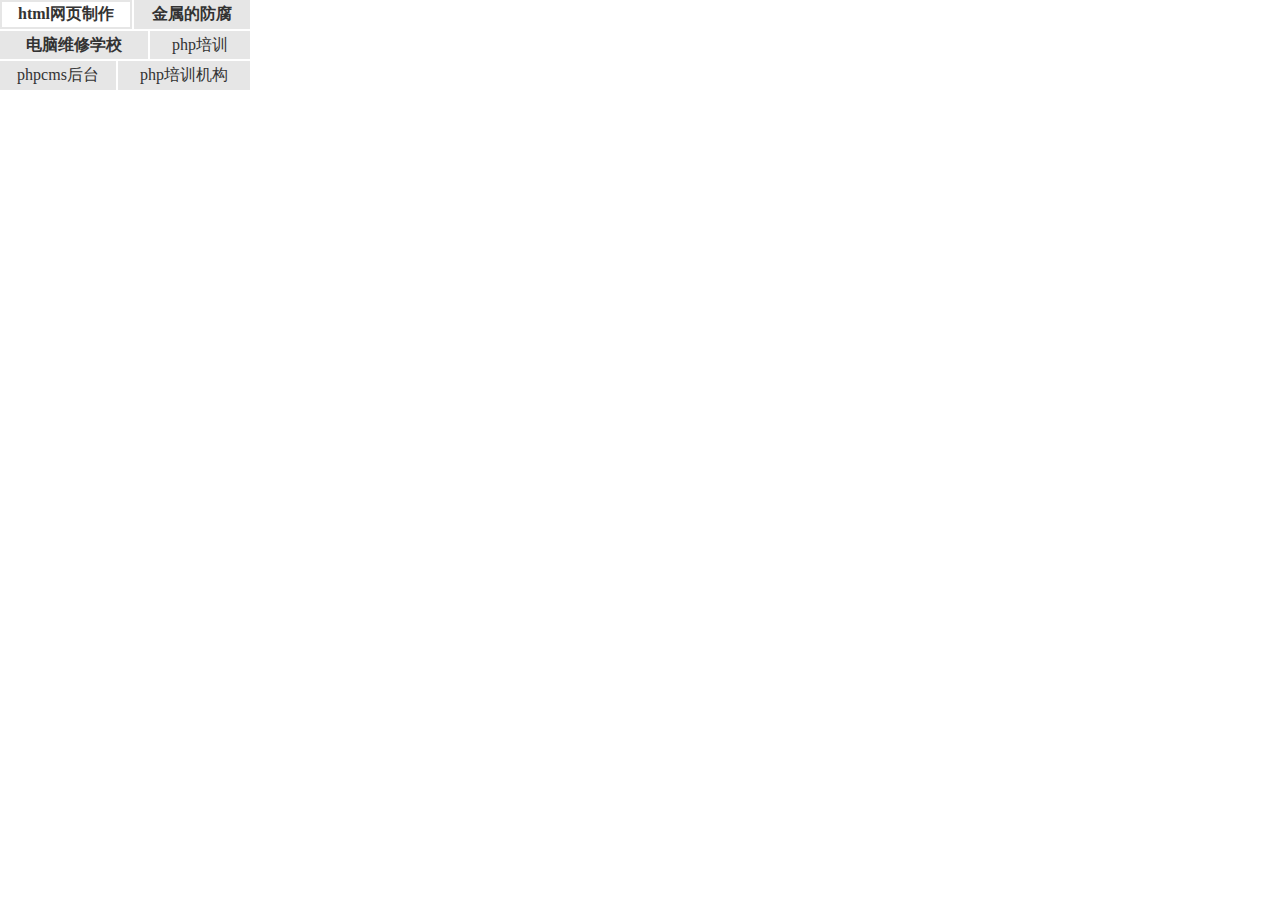
<file: 顶部加载条插件/pace.js–网页自动加载进度条插件_觉唯设计_files/ycmm(8).html>
<!DOCTYPE html>
<!-- saved from url=(0867)http://pos.baidu.com/ycmm?rdid=2513338&dc=2&di=u2513338&dri=1&dis=0&dai=6&ps=2963x44&dcb=BAIDU_SSP_define&dtm=BAIDU_DUP_SETJSONADSLOT&dvi=0.0&dci=-1&dpt=none&tsr=0&tpr=1466687838114&ti=pace.js%E2%80%93%E7%BD%91%E9%A1%B5%E8%87%AA%E5%8A%A8%E5%8A%A0%E8%BD%BD%E8%BF%9B%E5%BA%A6%E6%9D%A1%E6%8F%92%E4%BB%B6_%E8%A7%89%E5%94%AF%E8%AE%BE%E8%AE%A1&ari=1&dbv=2&drs=1&pcs=1349x643&pss=1349x3073&cfv=0&cpl=5&chi=1&cce=true&cec=UTF-8&tlm=1466687838&rw=643&ltu=http%3A%2F%2Fwww.jiawin.com%2Fpace-js-automatic-page-load-progress-bar&ltr=https%3A%2F%2Fwww.baidu.com%2Flink%3Furl%3DgiaW9uI3vyh3D911iBu5CQQIhpKhAXXNOrbpcgKsMGGYZ5eUQqqwOMaNqs4KV6L5ItFO2v6vxeSYeL_l95cy3ovNOTTo6_5nU64H6oQCojC%26wd%3D%26eqid%3Dbea1ec910005fc4900000003576be0c3&ecd=1&psr=1366x768&par=1366x768&pis=-1x-1&ccd=24&cja=false&cmi=7&col=zh-CN&cdo=-1&tcn=1466687838&qn=8ae8e1a5fb72bcf1&tt=1466687838082.195.248.248 -->
<html xmlns="http://www.w3.org/1999/xhtml"><head><meta http-equiv="Content-Type" content="text/html; charset=UTF-8">
        
        <title>百度网盟推广</title>
        <!-- 0|0 -->
        <style type="text/css">
            html{color:#000;background-color:transparent;}body,div,dl,dt,dd,ul,ol,li,h1,h2,h3,h4,h5,h6,pre,code,form,fieldset,legend,input,textarea,p,blockquote,th,td{margin:0;padding:0}table{border-collapse:collapse;border-spacing:0}fieldset,img{border:0}address,caption,cite,code,dfn,em,strong,th,var{font-style:normal;font-weight:normal}ol,ul{list-style:none}caption,th{text-align:left}h1,h2,h3,h4,h5,h6{font-size:100%;font-weight:normal}q:before,q:after{content:''}abbr,acronym{border:0;font-variant:normal}sup{vertical-align:text-top}sub{vertical-align:text-bottom}input,textarea,select{font-family:inherit;font-size:inherit;font-weight:inherit}input,textarea,select{*font-size:100%}legend{color:#000}body{margin:0;padding:0;}          
            .bd-logo,.bd-logo2,.bd-logo3,.bd-logo4{text-decoration:none;cursor:pointer;display:block;overflow:hidden;position:absolute;bottom:0;right:0;z-index:2147483647}.bd-logo{height:18px;width:18px;background:url(http://cpro2.baidustatic.com/cpro/ui/noexpire/img/2.0.1/bg.png) no-repeat left top;background-position:0 0;_filter:progid:DXImageTransform.Microsoft.AlphaImageLoader(enabled=true,src="http://cpro2.baidustatic.com/cpro/ui/noexpire/img/2.0.1/logo-border-light.png",sizingMethod="crop");_background:0}.bd-logo:hover{background-position:-70px 0;_filter:progid:DXImageTransform.Microsoft.AlphaImageLoader(enabled=true,src="http://cpro2.baidustatic.com/cpro/ui/noexpire/img/2.0.1/logo-border-dark.png",sizingMethod="crop")}.bd-logo2{margin:0 2px 2px 0;height:14px;width:13px;background:url(http://cpro2.baidustatic.com/cpro/ui/noexpire/img/2.0.1/bg.png) no-repeat left top;background-position:0 -20px;_filter:progid:DXImageTransform.Microsoft.AlphaImageLoader(enabled=true,src="http://cpro2.baidustatic.com/cpro/ui/noexpire/img/2.0.1/logo-noborder-light.png",sizingMethod="crop");_background:0}.bd-logo2:hover{background-position:0 -35px;_filter:progid:DXImageTransform.Microsoft.AlphaImageLoader(enabled=true,src="http://cpro2.baidustatic.com/cpro/ui/noexpire/img/2.0.1/logo-noborder-dark.png",sizingMethod="crop")}.bd-logo3{height:18px;width:18px;background:url(http://cpro2.baidustatic.com/cpro/ui/noexpire/img/2.0.1/bg.png) no-repeat left top;background-position:-70px 0;_filter:progid:DXImageTransform.Microsoft.AlphaImageLoader(enabled=true,src="http://cpro2.baidustatic.com/cpro/ui/noexpire/img/2.0.1/logo-border-dark.png",sizingMethod="crop");_background:0}.bd-logo3:hover{width:68px}.bd-logo4{height:18px;width:18px;bottom:0;left:0;background:url(http://cpro2.baidustatic.com/cpro/ui/noexpire/img/2.0.1/bd-logo4.png) no-repeat left top;background-position:center;background-size:100%,100%;_filter:progid:DXImageTransform.Microsoft.AlphaImageLoader(enabled=true,src="http://cpro2.baidustatic.com/cpro/ui/noexpire/img/2.0.1/bd-logo4.png",sizingMethod="crop");_background:0}
            .loader{ text-align:center; width:90%; font-size:12px; padding:8px; border:solid 1px #aaaaaa; margin-top:30px; display:none; }.cf:before,.cf:after{content:"\20";display:table;}.cf:after{clear:both;}.cf{*zoom:1;}
            .textOverflow{white-space:nowrap;overflow:hidden;display:inline-block;width:100%;}.textOverflowEllipsis{-o-text-overflow:ellipsis;text-overflow:ellipsis;}.textOverflowClip{-o-text-overflow:clip;text-overflow:clip;}
            
            body{margin:0;padding:0;} 
            .container{position:relative;}
            a{
                display:inline-block;  background:#fff;
                text-align:center;
                color:#000;
                font-family:"宋体";
                text-decoration:none;
                font-size:14px;
            }
            .block {
               position:absolute;
               overflow:hidden;
            }
            .bd-logo{
                position:absolute;}
            #tipWrapper .baidu_logo,#tipWrapper .btn-blue{
                background-color:none;
                _background-color:none;
           }
            .bd-logo,.bd-logo2,.bd-logo3,.bd-logo4{height:14px;width:14px;background:url(http://cpro.baidustatic.com/cpro/ui/noexpire/img/2.0.1/reduce_bd-logo1_oper.png) no-repeat left top;background-position:0 0;_filter:progid:DXImageTransform.Microsoft.AlphaImageLoader(enabled=true,src="http://cpro.baidustatic.com/cpro/ui/noexpire/img/2.0.1/reduce_bd-logo1_oper.png",sizingMethod="crop");_background:0}
            .bd-logo:hover,.bd-logo2:hover,.bd-logo3:hover,.bd-logo4:hover{background:url(http://cpro.baidustatic.com/cpro/ui/noexpire/img/2.0.1/reduce_bd-logo1_oper.png) no-repeat left top;background-position:0 0;_filter:progid:DXImageTransform.Microsoft.AlphaImageLoader(enabled=true,src="http://cpro.baidustatic.com/cpro/ui/noexpire/img/2.0.1/reduce_bd-logo1_oper.png",sizingMethod="crop");_background:0;_filter:progid:DXImageTransform.Microsoft.AlphaImageLoader(enabled=true,src="http://cpro.baidustatic.com/cpro/ui/noexpire/img/2.0.1/reduce_bd-logo1_oper.png",sizingMethod="crop")}
            /*.triangle { width: 20; height: 20; display: inline-block; zoom: 1; position: absolute; top: 50%; margin-top:-7px; margin-left:3px; border-width:5px 5px 5px 8px; border-style:dashed dashed dashed solid; border-color:transparent transparent transparent #fff; }*/
            //.triangle {width: 25px; height: 25px; display: inline-block;  background: rgba(0, 0, 0, 0) url("http://cpro.baidustatic.com/cpro/exp/lu/icon_margin_white.png") repeat scroll 0 0;background-size: 100% 100%;}
                
        </style>
    <style type="text/css">a {color:#333333;font-family:"微软雅黑";</style><style type="text/css">.triangle{ width:20px; height:20px;}</style><style type="text/css">#closeBtn {z-index: 2147483647; position: absolute; text-align: center; color:#C5C5C7; display:block;overflow:hidden; background: url('http://cpro.baidustatic.com/cpro/ui/noexpire/img/2.0.1/reduce_promotion_oper.png') no-repeat; cursor:pointer; text-decoration: none;  font-weight: 100;_filter:progid:DXImageTransform.Microsoft.AlphaImageLoader(enabled=true,src='http://cpro.baidustatic.com/cpro/ui/noexpire/img/2.0.1/reduce_promotion_oper.png',sizingMethod='crop');_background:0  } #closeBtn:hover {background: url('http://cpro.baidustatic.com/cpro/ui/noexpire/img/2.0.1/reduce_promotion_oper.png') no-repeat left top;_filter:progid:DXImageTransform.Microsoft.AlphaImageLoader(enabled=true,src='http://cpro.baidustatic.com/cpro/ui/noexpire/img/2.0.1/reduce_promotion_oper.png',sizingMethod='crop');_background:0;_filter:progid:DXImageTransform.Microsoft.AlphaImageLoader(enabled=true,src='http://cpro.baidustatic.com/cpro/ui/noexpire/img/2.0.1/reduce_promotion_oper.png',sizingMethod='crop');} #closeWrapper {  position: absolute;  display: inline-block;  zoom:1;  z-index: 2147483648;  }.closeA ,.closeB{ height:20px;  line-height: 20px;  font-size: 14px;  text-align: center;  color:#000;  margin:0px 0px 1px 0px;  display: block;  width:120px;  position:relative;  text-decoration:none;  background-color:#efefef;  border-bottom: 1px solid #7fccff;  zoom:1;  } .closeA:hover, .closeB:hover {  background: #7fccff;  color:#F0F0FB; cursor:pointer;  }.arr-b {position:absolute;width:11px; height:7px;display: block;right:3px;bottom:-7px;_bottom:-16px;background: url('http://cpro.baidustatic.com/cpro/exp/closead/img/arr_hover.png') no-repeat left top;  } .arr-b-hover {  position:absolute;  width:11px;  height:7px;  display: block;  right:3px;  bottom:-7px;  _bottom:-16px;  background: url('http://cpro.baidustatic.com/cpro/exp/closead/img/arr.png') no-repeat left top;  } #tipWrapper {position: absolute;  top:0px;  left:0px;  z-index: 2147483648;  text-align:left; background: url('http://cpro.baidustatic.com/cpro/exp/closead/img/bg_rb.png') no-repeat right bottom;  background-color: #fafafa;_background-color: #fafafa;*background-color: #fafafa;_filter:progid:DXImageTransform.Microsoft.AlphaImageLoader(enabled=true,src='http://cpro.baidustatic.com/cpro/exp/closead/img/bg_rb.png',sizingMethod='crop'); }#tipWrapper .tit {font-size:20px;font-family:microsoft Yahei; color:#333333;line-height: 20px;padding-left:10px; background: url('http://cpro.baidustatic.com/cpro/exp/closead/img/icon_col.png') left top no-repeat;  } #tipWrapper .goback ,.btn-blue {font-size: 14px;color:#5ea5fc;cursor:pointer;text-decoration: underline;white-space: nowrap;word-wrap: normal;background-color:#fafafa;}#tipWrapper .goback {display: inline-block;zoom:1;margin-left:15px; }#tipWrapper .question_tit .goback {display: inline-block;zoom: 1;margin: 0 15px 0 0; } #tipWrapper .baidu_logo{width:59px;height:19px;_width:59px;_height:19px;position:absolute; _position:absolute; right:10px; bottom:10px;_right:10px;_bottom:10px;z-index:9999999999999999999}#tipWrapper .baidu_logo img {border:0; }#tipWrapper .question_tit{display:block;text-decoration: none;font-size: 12px; line-height: 25px;margin:5px 0;color:#333;  }#tipWrapper .question_tittt{display:block;text-decoration: none;font-size: 12px; line-height: 20px;margin:0;color:#333;  }#tipWrapper .mw1 {max-width: 470px;float:left;}#tipWrapper .question_choice .choice, #tipWrapper .mw1 span {margin-right: 10px;text-decoration: none;width:120px;overflow:hidden;height:25px;line-height: 25px;  display: inline-block;zoom:1; cursor: pointer;  color:#333;  font-size: 12px;  background: url('http://cpro.baidustatic.com/cpro/exp/closead/img/ico_sel_gray.png') no-repeat left center;  padding-left:20px;  zoom:1;  }#tipWrapper .question_choice .choice:hover{ background: url('http://cpro.baidustatic.com/cpro/exp/closead/img/ico_sel_blue.png') no-repeat left center; }#tipWrapper .mw1 span {margin-right: 10px; height:15px; line-height: 15px; display: inline-block; cursor: pointer; color: #666666; font-size: 12px; width: 42%; overflow: hidden; text-overflow: ellipsis; background: url('http://cpro.baidustatic.com/cpro/exp/closead/img/ico_mulsel_gray.png') no-repeat left center; padding-left:20px; zoom: 1;  }#tipWrapper .mw1 .checked{ background: url('http://cpro.baidustatic.com/cpro/exp/closead/img/ico_mulsel_blue.png') no-repeat left center; }#tipWrapper.min_90 .question_choice .choice{ height:20px; line-height:20px; }#tipWrapper.min_90 .question_tit{ line-height:20px; }#tipWrapper .btn-sub { display: inline-block; zoom:1;width: 80px; height: 25px; line-height: 25px; font-size: 14px; background: none repeat scroll 0% 0% rgb(51, 132, 255); text-align: center; color: rgb(255, 255, 255); float: left; margin-left: 100px; cursor: pointer; }#tipWrapper.tipWrapper .question_choice .choice{ height:20px; line-height:20px; }#closePop{ clear:both;padding:10px 10px 0 10px;}#closeEnd{ padding:10px 0 0 10px;}#closePop .space{ padding-left:10px; }#closePop .space .panel-cause{ position: relative; z-index:2; }#closePop p{ clear:both; font-size:12px;_font-size:11px; color:#333; line-height:30px;_line-height:30px; }#tipWrapper.tipWrapper #closePop p{ line-height:20px; }#closePop .btns{ clear:both;*clear:none;font-size:12px; color:#333; line-height:0; }#closePop .sel-panel{ position:relative; height:20px; display:inline-block; *zoom: 1; cursor:pointer; }#closePop .sel-panel .ipt-other{ position:absolute;left:0;top:0; z-index:1; padding:0 5px; width:120px;_width:120px; height:20px; line-height:20px; border: 1px solid #d2d2d2;  color:#999; font-family:'microsoft yahei'; font-size:12px;_line-height:20px;_height:20px;  }#closePop select{ width:131px; height:22px; line-height:20px; border:1px solid #d2d2d2; color:#999; font-size:12px; }#closePop .causeSelect{ display:none; position:absolute; left:0; top:21px; z-index:99; width:129px; border:1px solid #d2d2d2; color:#999; font-size:12px; background-color:#fff; }#closePop .causeSelect li{ padding: 0 5px; height:24px; line-height:24px; position:relative; z-index:99; }#closePop .show-cause{ position:absolute; left:0; top:0; padding: 0 5px; width:119px; height:20px; line-height:20px; border:1px solid #d2d2d2; color:#999; font-size:12px; display:inline-block; zoom:1; background: #fff url('http://cpro.baidustatic.com/cpro/ui/noexpire/img/2.0.0/radio_btn.png') no-repeat right -85px; }#closePop .sel-panel.on .show-cause{ background-position: right -106px; }#closePop .ok-btn{ _position:absolute; _z-index:-1; width:65px; height:20px;_height:20px;  line-height:20px;_line-height:20px; margin-top:15px; text-align:center; color:#5ea5fc; text-decoration:none; display:inline-block; zoom:1; background:url('http://cpro.baidustatic.com/cpro/ui/noexpire/img/2.0.0/radio_btn.png') no-repeat 0 -43px;_background:url('http://cpro.baidustatic.com/cpro/ui/noexpire/img/2.0.0/radio_btn.png') no-repeat 0 -44px; }#closePop .ok-btn:hover{ background:url('http://cpro.baidustatic.com/cpro/ui/noexpire/img/2.0.0/radio_btn.png') no-repeat 0 -64px;_background:url('http://cpro.baidustatic.com/cpro/ui/noexpire/img/2.0.0/radio_btn.png') no-repeat 0 -65px; color:#fff; }#tipWrapper.wrapper_small .question_choice .choice{ height:18px; line-height:18px; }#tipWrapper.wrapper_small #closePop p{ line-height:20px; }#tipWrapper.wrapper_small #closePop .space{ padding-left:0; }#tipWrapper.wrapper_small #closePop .i-email{ width:89px;float:left; }#tipWrapper.wrapper_small #closePop .sel-panel .ipt-other{ width:89px; }#tipWrapper.wrapper_small #closePop .show-cause{ width:89px; }#tipWrapper.wrapper_small #closePop .causeSelect{ width:99px; }#tipWrapper.wrapper_small .question_tit{ line-height:20px; }#tipWrapper.min_hei .question_choice .choice{ width: auto; }#tipWrapper.wrapper_panel #closePop .space .panel{ float:left; _width:132px; }#tipWrapper.min_90 #closePop .causeSelect{ top:-61px }#tipWrapper.min_90 #closePop .causeSelect li{ height:15px; line-height:15px; }#tipWrapper.wrapper_panel #closePop .panel-email{ margin-left:20px; }#tipWrapper.wrapper_panel #closePop .btns{ float:left;position:relative; top:16px;left: 20px; }#tipWrapper.min_90 .complaint,#tipWrapper.min_90 .question_choice{ float:left; }#closePop .i-email{ width:119px; height:20px; line-height:20px; padding: 0 5px; border: 1px solid #d2d2d2; font-size:12px; color:#666; font-family:'microsoft yahei' }</style></head>
       
    <body marginwidth="0" marginheight="0"><div style="display:none;"><img src="./adx(2).php" height="1px" width="1px" alt=""></div>
        <div id="container" class="container" style="width: 250px; height: 90px;"><a class="bd-logo" href="http://pos.baidu.com/ycmm?rdid=2513338&amp;dc=2&amp;di=u2513338&amp;dri=1&amp;dis=0&amp;dai=6&amp;ps=2963x44&amp;dcb=BAIDU_SSP_define&amp;dtm=BAIDU_DUP_SETJSONADSLOT&amp;dvi=0.0&amp;dci=-1&amp;dpt=none&amp;tsr=0&amp;tpr=1466687838114&amp;ti=pace.js%E2%80%93%E7%BD%91%E9%A1%B5%E8%87%AA%E5%8A%A8%E5%8A%A0%E8%BD%BD%E8%BF%9B%E5%BA%A6%E6%9D%A1%E6%8F%92%E4%BB%B6_%E8%A7%89%E5%94%AF%E8%AE%BE%E8%AE%A1&amp;ari=1&amp;dbv=2&amp;drs=1&amp;pcs=1349x643&amp;pss=1349x3073&amp;cfv=0&amp;cpl=5&amp;chi=1&amp;cce=true&amp;cec=UTF-8&amp;tlm=1466687838&amp;rw=643&amp;ltu=http%3A%2F%2Fwww.jiawin.com%2Fpace-js-automatic-page-load-progress-bar&amp;ltr=https%3A%2F%2Fwww.baidu.com%2Flink%3Furl%3DgiaW9uI3vyh3D911iBu5CQQIhpKhAXXNOrbpcgKsMGGYZ5eUQqqwOMaNqs4KV6L5ItFO2v6vxeSYeL_l95cy3ovNOTTo6_5nU64H6oQCojC%26wd%3D%26eqid%3Dbea1ec910005fc4900000003576be0c3&amp;ecd=1&amp;psr=1366x768&amp;par=1366x768&amp;pis=-1x-1&amp;ccd=24&amp;cja=false&amp;cmi=7&amp;col=zh-CN&amp;cdo=-1&amp;tcn=1466687838&amp;qn=8ae8e1a5fb72bcf1&amp;tt=1466687838082.195.248.248" title="" target="_blank" onfocus="this.blur()" style="right: 29px; width: 14px; height: 14px; bottom: 0px; z-index: 2147483647; background-position: 0px 50%;"></a> <a title="点击搜索" href="http://cpro.baidu.com/cpro/ui/uijs.php?adclass=0&amp;app_id=0&amp;c=news&amp;cf=1&amp;ch=0&amp;di=8&amp;fv=0&amp;is_app=0&amp;jk=56e26bc7ec33b641&amp;k=html%CD%F8%D2%B3%D6%C6%D7%F7&amp;k0=html%CD%F8%D2%B3%D6%C6%D7%F7&amp;k1=%BD%F0%CA%F4%B5%C4%B7%C0%B8%AF&amp;k2=%B5%E7%C4%D4%CE%AC%D0%DE%D1%A7%D0%A3&amp;k3=php%C5%E0%D1%B5&amp;k4=phpcms%BA%F3%CC%A8&amp;k5=php%C5%E0%D1%B5%BB%FA%B9%B9&amp;kdi0=8&amp;kdi1=8&amp;kdi2=8&amp;kdi3=8&amp;kdi4=8&amp;kdi5=8&amp;luki=1&amp;mcpm=173737&amp;n=10&amp;p=baidu&amp;q=73096049_cpr&amp;rb=0&amp;rs=1&amp;seller_id=1&amp;sid=41b633ecc76be256&amp;ssp2=1&amp;stid=5&amp;t=tpclicked3_hc&amp;td=2513338&amp;tu=u2513338&amp;u=http%3A%2F%2Fwww%2Ejiawin%2Ecom%2Fpace%2Djs%2Dautomatic%2Dpage%2Dload%2Dprogress%2Dbar&amp;urlid=0" target="_blank" class="block" style="left: 0px; font-size: 16px; top: 0px; line-height: 28.6667px; height: 28.6667px; width: 132px; font-weight: bold; background-color: rgb(230, 230, 230);">html网页制作</a><a title="点击搜索" href="http://cpro.baidu.com/cpro/ui/uijs.php?adclass=0&amp;app_id=0&amp;c=news&amp;cf=1&amp;ch=0&amp;di=8&amp;fv=0&amp;is_app=0&amp;jk=56e26bc7ec33b641&amp;k=%BD%F0%CA%F4%B5%C4%B7%C0%B8%AF&amp;k0=%BD%F0%CA%F4%B5%C4%B7%C0%B8%AF&amp;k1=%B5%E7%C4%D4%CE%AC%D0%DE%D1%A7%D0%A3&amp;k2=php%C5%E0%D1%B5&amp;k3=phpcms%BA%F3%CC%A8&amp;k4=php%C5%E0%D1%B5%BB%FA%B9%B9&amp;k5=%B2%C4%C1%CF%B7%C0%B8%AF&amp;kdi0=8&amp;kdi1=8&amp;kdi2=8&amp;kdi3=8&amp;kdi4=8&amp;kdi5=8&amp;luki=2&amp;mcpm=58187&amp;n=10&amp;p=baidu&amp;q=73096049_cpr&amp;rb=0&amp;rs=1&amp;seller_id=1&amp;sid=41b633ecc76be256&amp;ssp2=1&amp;stid=5&amp;t=tpclicked3_hc&amp;td=2513338&amp;tu=u2513338&amp;u=http%3A%2F%2Fwww%2Ejiawin%2Ecom%2Fpace%2Djs%2Dautomatic%2Dpage%2Dload%2Dprogress%2Dbar&amp;urlid=0" target="_blank" class="block" style="left: 134px; font-size: 16px; top: 0px; line-height: 28.6667px; height: 28.6667px; width: 116px; font-weight: bold; background-color: rgb(230, 230, 230);">金属的防腐</a><a title="点击搜索" href="http://cpro.baidu.com/cpro/ui/uijs.php?adclass=0&amp;app_id=0&amp;c=news&amp;cf=1&amp;ch=0&amp;di=8&amp;fv=0&amp;is_app=0&amp;jk=56e26bc7ec33b641&amp;k=%B5%E7%C4%D4%CE%AC%D0%DE%D1%A7%D0%A3&amp;k0=%B5%E7%C4%D4%CE%AC%D0%DE%D1%A7%D0%A3&amp;k1=php%C5%E0%D1%B5&amp;k2=phpcms%BA%F3%CC%A8&amp;k3=php%C5%E0%D1%B5%BB%FA%B9%B9&amp;k4=%B2%C4%C1%CF%B7%C0%B8%AF&amp;k5=%C6%D6%BD%AD%D0%C2%CE%C5&amp;kdi0=8&amp;kdi1=8&amp;kdi2=8&amp;kdi3=8&amp;kdi4=8&amp;kdi5=8&amp;luki=3&amp;mcpm=390899&amp;n=10&amp;p=baidu&amp;q=73096049_cpr&amp;rb=0&amp;rs=1&amp;seller_id=1&amp;sid=41b633ecc76be256&amp;ssp2=1&amp;stid=5&amp;t=tpclicked3_hc&amp;td=2513338&amp;tu=u2513338&amp;u=http%3A%2F%2Fwww%2Ejiawin%2Ecom%2Fpace%2Djs%2Dautomatic%2Dpage%2Dload%2Dprogress%2Dbar&amp;urlid=0" target="_blank" class="block" style="left: 0px; font-size: 16px; top: 30.6667px; line-height: 28.6667px; height: 28.6667px; width: 148px; font-weight: bold; background-color: rgb(230, 230, 230);">电脑维修学校</a><a title="点击搜索" href="http://cpro.baidu.com/cpro/ui/uijs.php?adclass=0&amp;app_id=0&amp;c=news&amp;cf=1&amp;ch=0&amp;di=8&amp;fv=0&amp;is_app=0&amp;jk=56e26bc7ec33b641&amp;k=php%C5%E0%D1%B5&amp;k0=php%C5%E0%D1%B5&amp;k1=phpcms%BA%F3%CC%A8&amp;k2=php%C5%E0%D1%B5%BB%FA%B9%B9&amp;k3=%B2%C4%C1%CF%B7%C0%B8%AF&amp;k4=%C6%D6%BD%AD%D0%C2%CE%C5&amp;k5=%B7%C0%B8%AF%C4%BE%D5%A4%C0%B8&amp;kdi0=8&amp;kdi1=8&amp;kdi2=8&amp;kdi3=8&amp;kdi4=8&amp;kdi5=8&amp;luki=4&amp;mcpm=710001&amp;n=10&amp;p=baidu&amp;q=73096049_cpr&amp;rb=0&amp;rs=1&amp;seller_id=1&amp;sid=41b633ecc76be256&amp;ssp2=1&amp;stid=5&amp;t=tpclicked3_hc&amp;td=2513338&amp;tu=u2513338&amp;u=http%3A%2F%2Fwww%2Ejiawin%2Ecom%2Fpace%2Djs%2Dautomatic%2Dpage%2Dload%2Dprogress%2Dbar&amp;urlid=0" target="_blank" class="block" style="left: 150px; font-size: 16px; top: 30.6667px; line-height: 28.6667px; height: 28.6667px; width: 100px; background-color: rgb(230, 230, 230);">php培训</a><a title="点击搜索" href="http://cpro.baidu.com/cpro/ui/uijs.php?adclass=0&amp;app_id=0&amp;c=news&amp;cf=1&amp;ch=0&amp;di=8&amp;fv=0&amp;is_app=0&amp;jk=56e26bc7ec33b641&amp;k=phpcms%BA%F3%CC%A8&amp;k0=phpcms%BA%F3%CC%A8&amp;k1=php%C5%E0%D1%B5%BB%FA%B9%B9&amp;k2=%B2%C4%C1%CF%B7%C0%B8%AF&amp;k3=%C6%D6%BD%AD%D0%C2%CE%C5&amp;k4=%B7%C0%B8%AF%C4%BE%D5%A4%C0%B8&amp;k5=%B7%C0%B8%AF%B3%A7&amp;kdi0=8&amp;kdi1=8&amp;kdi2=8&amp;kdi3=8&amp;kdi4=8&amp;kdi5=8&amp;luki=5&amp;mcpm=45953&amp;n=10&amp;p=baidu&amp;q=73096049_cpr&amp;rb=0&amp;rs=1&amp;seller_id=1&amp;sid=41b633ecc76be256&amp;ssp2=1&amp;stid=5&amp;t=tpclicked3_hc&amp;td=2513338&amp;tu=u2513338&amp;u=http%3A%2F%2Fwww%2Ejiawin%2Ecom%2Fpace%2Djs%2Dautomatic%2Dpage%2Dload%2Dprogress%2Dbar&amp;urlid=0" target="_blank" class="block" style="left: 0px; font-size: 16px; top: 61.3333px; line-height: 28.6667px; height: 28.6667px; width: 116px; background-color: rgb(230, 230, 230);">phpcms后台</a><a title="点击搜索" href="http://cpro.baidu.com/cpro/ui/uijs.php?adclass=0&amp;app_id=0&amp;c=news&amp;cf=1&amp;ch=0&amp;di=8&amp;fv=0&amp;is_app=0&amp;jk=56e26bc7ec33b641&amp;k=php%C5%E0%D1%B5%BB%FA%B9%B9&amp;k0=php%C5%E0%D1%B5%BB%FA%B9%B9&amp;k1=%B2%C4%C1%CF%B7%C0%B8%AF&amp;k2=%C6%D6%BD%AD%D0%C2%CE%C5&amp;k3=%B7%C0%B8%AF%C4%BE%D5%A4%C0%B8&amp;k4=%B7%C0%B8%AF%B3%A7&amp;k5=%BB%BB%C8%C8%C6%F7%B7%C0%B8%AF&amp;kdi0=8&amp;kdi1=8&amp;kdi2=8&amp;kdi3=8&amp;kdi4=8&amp;kdi5=8&amp;luki=6&amp;mcpm=781492&amp;n=10&amp;p=baidu&amp;q=73096049_cpr&amp;rb=0&amp;rs=1&amp;seller_id=1&amp;sid=41b633ecc76be256&amp;ssp2=1&amp;stid=5&amp;t=tpclicked3_hc&amp;td=2513338&amp;tu=u2513338&amp;u=http%3A%2F%2Fwww%2Ejiawin%2Ecom%2Fpace%2Djs%2Dautomatic%2Dpage%2Dload%2Dprogress%2Dbar&amp;urlid=0" target="_blank" class="block" style="left: 118px; font-size: 16px; top: 61.3333px; line-height: 28.6667px; height: 28.6667px; width: 132px; background-color: rgb(230, 230, 230);">php培训机构</a><a id="closeBtn" title="关闭此推广位显示" style="display: block; height: 14px; line-height: 14px; width: 28px; right: 0px; bottom: 0px;"></a><div id="tipWrapper" class="min_90 min_hei wrapper_panel " style="display: none; width: 250px; height: 90px;"><div id="closeEnd" style="display:none"><div class="tit" style="font-size:16px;">感谢您的反馈！</div><p class="question_tit"><span class="goback toAd">返回</span><a class="btn-blue" href="http://yingxiao.baidu.com/zhichi/knowledge/detail.action?channelId=3&amp;classId=10845&amp;knowledgeId=14394" target="_blank">了解详情</a></p><p class="question_tit">我们已记录您对此推广内容的反馈，以便改善您今后的浏览体验。</p></div><div id="closeChoice" style="width: 210px; height: 80px; padding: 10px 10px 0px 0px;"><div class="tit" style="width:auto;font-size:16px;">将为您关闭此次推广展示<span class="goback">撤销</span></div><p class="question_tit">此推广有什么问题？</p><div class="question_choice"><a index="0" href="javascript:;" class="choice" id="5">视觉干扰</a><a index="1" href="javascript:;" class="choice" id="6">内容不宜</a><a index="2" href="javascript:;" class="choice" id="7">不感兴趣</a><a index="3" href="javascript:;" class="choice" id="8">其它</a></div></div><a href="http://www.baidu.com/" target="_blank" class="baidu_logo"><img src="./bd_logo.png" width="59" height="19"></a><div id="closePop" style="display:none"><div class="tit" style="width:auto;font-size:16px;">将为您关闭此次推广展示<span class="goback">撤销</span></div><div class="space"><div class="panel panel-cause"><p style="margin:0;">该推广还需要改进的有：</p><div class="sel-panel"><input class="ipt-other" id="iptOther" type="text" value="请输入..." style="display:block;"><ul class="causeSelect" id="causeSelect"></ul></div></div><div class="panel panel-email"><p style="margin:0;">常用邮箱(选填)：</p><div class="sel-panel"><input class="i-email" id="iptEmail" type="text"></div></div><div class="panel"><p class="btns" style="margin-top:0;*margin-top:0;"><a id="affirmBtn" class="ok-btn" href="javascript:;">确认</a></p></div></div></div></div></div>
           <script src="./closefeedback.min.js"></script><script type="text/javascript">        
            var ads = [{"bid":"","cbg":"#FFFFFF","curl":"http://cpro.baidu.com/cpro/ui/uijs.php?adclass=0&app_id=0&c=news&cf=1&ch=0&di=8&fv=0&is_app=0&jk=56e26bc7ec33b641&k=html%CD%F8%D2%B3%D6%C6%D7%F7&k0=html%CD%F8%D2%B3%D6%C6%D7%F7&k1=%BD%F0%CA%F4%B5%C4%B7%C0%B8%AF&k2=%B5%E7%C4%D4%CE%AC%D0%DE%D1%A7%D0%A3&k3=php%C5%E0%D1%B5&k4=phpcms%BA%F3%CC%A8&k5=php%C5%E0%D1%B5%BB%FA%B9%B9&kdi0=8&kdi1=8&kdi2=8&kdi3=8&kdi4=8&kdi5=8&luki=1&mcpm=173737&n=10&p=baidu&q=73096049_cpr&rb=0&rs=1&seller_id=1&sid=41b633ecc76be256&ssp2=1&stid=5&t=tpclicked3_hc&td=2513338&tu=u2513338&u=http%3A%2F%2Fwww%2Ejiawin%2Ecom%2Fpace%2Djs%2Dautomatic%2Dpage%2Dload%2Dprogress%2Dbar&urlid=0","desc":"html网页制作","height":90,"isHb":false,"iss":0,"kernel":"","lpId":3,"surl":"","title":"html网页制作","type":"text","width":250,"word_src":"d","wp":0},{"bid":"","cbg":"#FFFFFF","curl":"http://cpro.baidu.com/cpro/ui/uijs.php?adclass=0&app_id=0&c=news&cf=1&ch=0&di=8&fv=0&is_app=0&jk=56e26bc7ec33b641&k=%BD%F0%CA%F4%B5%C4%B7%C0%B8%AF&k0=%BD%F0%CA%F4%B5%C4%B7%C0%B8%AF&k1=%B5%E7%C4%D4%CE%AC%D0%DE%D1%A7%D0%A3&k2=php%C5%E0%D1%B5&k3=phpcms%BA%F3%CC%A8&k4=php%C5%E0%D1%B5%BB%FA%B9%B9&k5=%B2%C4%C1%CF%B7%C0%B8%AF&kdi0=8&kdi1=8&kdi2=8&kdi3=8&kdi4=8&kdi5=8&luki=2&mcpm=58187&n=10&p=baidu&q=73096049_cpr&rb=0&rs=1&seller_id=1&sid=41b633ecc76be256&ssp2=1&stid=5&t=tpclicked3_hc&td=2513338&tu=u2513338&u=http%3A%2F%2Fwww%2Ejiawin%2Ecom%2Fpace%2Djs%2Dautomatic%2Dpage%2Dload%2Dprogress%2Dbar&urlid=0","desc":"金属的防腐","height":90,"isHb":false,"iss":0,"kernel":"","lpId":3,"surl":"","title":"金属的防腐","type":"text","width":250,"word_src":"a","wp":0},{"bid":"","cbg":"#FFFFFF","curl":"http://cpro.baidu.com/cpro/ui/uijs.php?adclass=0&app_id=0&c=news&cf=1&ch=0&di=8&fv=0&is_app=0&jk=56e26bc7ec33b641&k=%B5%E7%C4%D4%CE%AC%D0%DE%D1%A7%D0%A3&k0=%B5%E7%C4%D4%CE%AC%D0%DE%D1%A7%D0%A3&k1=php%C5%E0%D1%B5&k2=phpcms%BA%F3%CC%A8&k3=php%C5%E0%D1%B5%BB%FA%B9%B9&k4=%B2%C4%C1%CF%B7%C0%B8%AF&k5=%C6%D6%BD%AD%D0%C2%CE%C5&kdi0=8&kdi1=8&kdi2=8&kdi3=8&kdi4=8&kdi5=8&luki=3&mcpm=390899&n=10&p=baidu&q=73096049_cpr&rb=0&rs=1&seller_id=1&sid=41b633ecc76be256&ssp2=1&stid=5&t=tpclicked3_hc&td=2513338&tu=u2513338&u=http%3A%2F%2Fwww%2Ejiawin%2Ecom%2Fpace%2Djs%2Dautomatic%2Dpage%2Dload%2Dprogress%2Dbar&urlid=0","desc":"电脑维修学校","height":90,"isHb":false,"iss":0,"kernel":"","lpId":3,"surl":"","title":"电脑维修学校","type":"text","width":250,"word_src":"e","wp":0},{"bid":"","cbg":"#FFFFFF","curl":"http://cpro.baidu.com/cpro/ui/uijs.php?adclass=0&app_id=0&c=news&cf=1&ch=0&di=8&fv=0&is_app=0&jk=56e26bc7ec33b641&k=php%C5%E0%D1%B5&k0=php%C5%E0%D1%B5&k1=phpcms%BA%F3%CC%A8&k2=php%C5%E0%D1%B5%BB%FA%B9%B9&k3=%B2%C4%C1%CF%B7%C0%B8%AF&k4=%C6%D6%BD%AD%D0%C2%CE%C5&k5=%B7%C0%B8%AF%C4%BE%D5%A4%C0%B8&kdi0=8&kdi1=8&kdi2=8&kdi3=8&kdi4=8&kdi5=8&luki=4&mcpm=710001&n=10&p=baidu&q=73096049_cpr&rb=0&rs=1&seller_id=1&sid=41b633ecc76be256&ssp2=1&stid=5&t=tpclicked3_hc&td=2513338&tu=u2513338&u=http%3A%2F%2Fwww%2Ejiawin%2Ecom%2Fpace%2Djs%2Dautomatic%2Dpage%2Dload%2Dprogress%2Dbar&urlid=0","desc":"php培训","height":90,"isHb":false,"iss":0,"kernel":"","lpId":3,"surl":"","title":"php培训","type":"text","width":250,"word_src":"d","wp":0},{"bid":"","cbg":"#FFFFFF","curl":"http://cpro.baidu.com/cpro/ui/uijs.php?adclass=0&app_id=0&c=news&cf=1&ch=0&di=8&fv=0&is_app=0&jk=56e26bc7ec33b641&k=phpcms%BA%F3%CC%A8&k0=phpcms%BA%F3%CC%A8&k1=php%C5%E0%D1%B5%BB%FA%B9%B9&k2=%B2%C4%C1%CF%B7%C0%B8%AF&k3=%C6%D6%BD%AD%D0%C2%CE%C5&k4=%B7%C0%B8%AF%C4%BE%D5%A4%C0%B8&k5=%B7%C0%B8%AF%B3%A7&kdi0=8&kdi1=8&kdi2=8&kdi3=8&kdi4=8&kdi5=8&luki=5&mcpm=45953&n=10&p=baidu&q=73096049_cpr&rb=0&rs=1&seller_id=1&sid=41b633ecc76be256&ssp2=1&stid=5&t=tpclicked3_hc&td=2513338&tu=u2513338&u=http%3A%2F%2Fwww%2Ejiawin%2Ecom%2Fpace%2Djs%2Dautomatic%2Dpage%2Dload%2Dprogress%2Dbar&urlid=0","desc":"phpcms后台","height":90,"isHb":false,"iss":0,"kernel":"","lpId":3,"surl":"","title":"phpcms后台","type":"text","width":250,"word_src":"1","wp":0},{"bid":"","cbg":"#FFFFFF","curl":"http://cpro.baidu.com/cpro/ui/uijs.php?adclass=0&app_id=0&c=news&cf=1&ch=0&di=8&fv=0&is_app=0&jk=56e26bc7ec33b641&k=php%C5%E0%D1%B5%BB%FA%B9%B9&k0=php%C5%E0%D1%B5%BB%FA%B9%B9&k1=%B2%C4%C1%CF%B7%C0%B8%AF&k2=%C6%D6%BD%AD%D0%C2%CE%C5&k3=%B7%C0%B8%AF%C4%BE%D5%A4%C0%B8&k4=%B7%C0%B8%AF%B3%A7&k5=%BB%BB%C8%C8%C6%F7%B7%C0%B8%AF&kdi0=8&kdi1=8&kdi2=8&kdi3=8&kdi4=8&kdi5=8&luki=6&mcpm=781492&n=10&p=baidu&q=73096049_cpr&rb=0&rs=1&seller_id=1&sid=41b633ecc76be256&ssp2=1&stid=5&t=tpclicked3_hc&td=2513338&tu=u2513338&u=http%3A%2F%2Fwww%2Ejiawin%2Ecom%2Fpace%2Djs%2Dautomatic%2Dpage%2Dload%2Dprogress%2Dbar&urlid=0","desc":"php培训机构","height":90,"isHb":false,"iss":0,"kernel":"","lpId":3,"surl":"","title":"php培训机构","type":"text","width":250,"word_src":"d","wp":0},{"bid":"","cbg":"#FFFFFF","curl":"http://cpro.baidu.com/cpro/ui/uijs.php?adclass=0&app_id=0&c=news&cf=1&ch=0&di=8&fv=0&is_app=0&jk=56e26bc7ec33b641&k=%B2%C4%C1%CF%B7%C0%B8%AF&k0=%B2%C4%C1%CF%B7%C0%B8%AF&k1=%C6%D6%BD%AD%D0%C2%CE%C5&k2=%B7%C0%B8%AF%C4%BE%D5%A4%C0%B8&k3=%B7%C0%B8%AF%B3%A7&k4=%BB%BB%C8%C8%C6%F7%B7%C0%B8%AF&k5=html%CD%F8%D2%B3%D6%C6%D7%F7&kdi0=8&kdi1=8&kdi2=8&kdi3=8&kdi4=8&kdi5=8&luki=7&mcpm=58187&n=10&p=baidu&q=73096049_cpr&rb=0&rs=1&seller_id=1&sid=41b633ecc76be256&ssp2=1&stid=5&t=tpclicked3_hc&td=2513338&tu=u2513338&u=http%3A%2F%2Fwww%2Ejiawin%2Ecom%2Fpace%2Djs%2Dautomatic%2Dpage%2Dload%2Dprogress%2Dbar&urlid=0","desc":"材料防腐","height":90,"isHb":false,"iss":0,"kernel":"","lpId":3,"surl":"","title":"材料防腐","type":"text","width":250,"word_src":"a","wp":0},{"bid":"","cbg":"#FFFFFF","curl":"http://cpro.baidu.com/cpro/ui/uijs.php?adclass=0&app_id=0&c=news&cf=1&ch=0&di=8&fv=0&is_app=0&jk=56e26bc7ec33b641&k=%C6%D6%BD%AD%D0%C2%CE%C5&k0=%C6%D6%BD%AD%D0%C2%CE%C5&k1=%B7%C0%B8%AF%C4%BE%D5%A4%C0%B8&k2=%B7%C0%B8%AF%B3%A7&k3=%BB%BB%C8%C8%C6%F7%B7%C0%B8%AF&k4=html%CD%F8%D2%B3%D6%C6%D7%F7&k5=%BD%F0%CA%F4%B5%C4%B7%C0%B8%AF&kdi0=8&kdi1=8&kdi2=8&kdi3=8&kdi4=8&kdi5=8&luki=8&mcpm=29582&n=10&p=baidu&q=73096049_cpr&rb=0&rs=1&seller_id=1&sid=41b633ecc76be256&ssp2=1&stid=5&t=tpclicked3_hc&td=2513338&tu=u2513338&u=http%3A%2F%2Fwww%2Ejiawin%2Ecom%2Fpace%2Djs%2Dautomatic%2Dpage%2Dload%2Dprogress%2Dbar&urlid=0","desc":"浦江新闻","height":90,"isHb":false,"iss":0,"kernel":"","lpId":3,"surl":"","title":"浦江新闻","type":"text","width":250,"word_src":"2","wp":0},{"bid":"","cbg":"#FFFFFF","curl":"http://cpro.baidu.com/cpro/ui/uijs.php?adclass=0&app_id=0&c=news&cf=1&ch=0&di=8&fv=0&is_app=0&jk=56e26bc7ec33b641&k=%B7%C0%B8%AF%C4%BE%D5%A4%C0%B8&k0=%B7%C0%B8%AF%C4%BE%D5%A4%C0%B8&k1=%B7%C0%B8%AF%B3%A7&k2=%BB%BB%C8%C8%C6%F7%B7%C0%B8%AF&k3=html%CD%F8%D2%B3%D6%C6%D7%F7&k4=%BD%F0%CA%F4%B5%C4%B7%C0%B8%AF&k5=%B5%E7%C4%D4%CE%AC%D0%DE%D1%A7%D0%A3&kdi0=8&kdi1=8&kdi2=8&kdi3=8&kdi4=8&kdi5=8&luki=9&mcpm=189011&n=10&p=baidu&q=73096049_cpr&rb=0&rs=1&seller_id=1&sid=41b633ecc76be256&ssp2=1&stid=5&t=tpclicked3_hc&td=2513338&tu=u2513338&u=http%3A%2F%2Fwww%2Ejiawin%2Ecom%2Fpace%2Djs%2Dautomatic%2Dpage%2Dload%2Dprogress%2Dbar&urlid=0","desc":"防腐木栅栏","height":90,"isHb":false,"iss":0,"kernel":"","lpId":3,"surl":"","title":"防腐木栅栏","type":"text","width":250,"word_src":"g","wp":0},{"bid":"","cbg":"#FFFFFF","curl":"http://cpro.baidu.com/cpro/ui/uijs.php?adclass=0&app_id=0&c=news&cf=1&ch=0&di=8&fv=0&is_app=0&jk=56e26bc7ec33b641&k=%B7%C0%B8%AF%B3%A7&k0=%B7%C0%B8%AF%B3%A7&k1=%BB%BB%C8%C8%C6%F7%B7%C0%B8%AF&k2=html%CD%F8%D2%B3%D6%C6%D7%F7&k3=%BD%F0%CA%F4%B5%C4%B7%C0%B8%AF&k4=%B5%E7%C4%D4%CE%AC%D0%DE%D1%A7%D0%A3&k5=php%C5%E0%D1%B5&kdi0=8&kdi1=8&kdi2=8&kdi3=8&kdi4=8&kdi5=8&luki=10&mcpm=86718&n=10&p=baidu&q=73096049_cpr&rb=0&rs=1&seller_id=1&sid=41b633ecc76be256&ssp2=1&stid=5&t=tpclicked3_hc&td=2513338&tu=u2513338&u=http%3A%2F%2Fwww%2Ejiawin%2Ecom%2Fpace%2Djs%2Dautomatic%2Dpage%2Dload%2Dprogress%2Dbar&urlid=0","desc":"防腐厂","height":90,"isHb":false,"iss":0,"kernel":"","lpId":3,"surl":"","title":"防腐厂","type":"text","width":250,"word_src":"a","wp":0},{"bid":"","cbg":"#FFFFFF","curl":"http://cpro.baidu.com/cpro/ui/uijs.php?adclass=0&app_id=0&c=news&cf=1&ch=0&di=8&fv=0&is_app=0&jk=56e26bc7ec33b641&k=%BB%BB%C8%C8%C6%F7%B7%C0%B8%AF&k0=%BB%BB%C8%C8%C6%F7%B7%C0%B8%AF&k1=html%CD%F8%D2%B3%D6%C6%D7%F7&k2=%BD%F0%CA%F4%B5%C4%B7%C0%B8%AF&k3=%B5%E7%C4%D4%CE%AC%D0%DE%D1%A7%D0%A3&k4=php%C5%E0%D1%B5&k5=phpcms%BA%F3%CC%A8&kdi0=8&kdi1=8&kdi2=8&kdi3=8&kdi4=8&kdi5=8&luki=11&mcpm=92707&n=10&p=baidu&q=73096049_cpr&rb=0&rs=1&seller_id=1&sid=41b633ecc76be256&ssp2=1&stid=5&t=tpclicked3_hc&td=2513338&tu=u2513338&u=http%3A%2F%2Fwww%2Ejiawin%2Ecom%2Fpace%2Djs%2Dautomatic%2Dpage%2Dload%2Dprogress%2Dbar&urlid=0","desc":"换热器防腐","height":90,"isHb":false,"iss":0,"kernel":"","lpId":3,"surl":"","title":"换热器防腐","type":"text","width":250,"word_src":"g","wp":0}];
            var config = {"conBW":0,"conOP":0,"cpro_lu":"1,#e6e6e6,#333333,微软雅黑","iteBCA":"#b8c3f0,#dee3f8,#dee3f8,#dee3f8,#dee3f8,#dee3f8,#dee3f8,#dee3f8,#dee3f8,#dee3f8","layout":2,"n":"73096049_cpr","rsi0":250,"rsi1":90,"rss0":"#999999","rss1":"#FFFFFF","rss2":"#000000","rss6":"#e10900","skin":"tabcloud_skin_5","style_exp_flag_mob":0,"temp_exp_flag":0,"titFF":"宋体","titFS":12,"titTA":"left"};
        </script>
        <script type="text/javascript">
var thisPage={cWidth:config.rsi0,cHeight:config.rsi1,minBlockHeight:36,minBbigHeight:56,minBlockWidth:200,rowSpace:2,colSpace:2,block1Scale:7,block2Scale:7,ranknum:0,rankflag:false,oneRowCol:false,flag:false,autoflag:false,lunboTimer:0,lunboTime:2000,lunboIndex:0,iconArray:null,currentHLElement:null,boldRatio:0.34,initialize:function(){this.iconArray=new Array();this.adContainer=document.getElementById("container");this.adContainer.style.width=config.rsi0+"px";this.adContainer.style.height=config.rsi1+"px";this.iteBCA=config.iteBCA.split(",");if(config.cpro_lu){this.cust_info=config.cpro_lu.split(",");if(this.cust_info.length>=4&&(this.cust_info[0]==1)){this.iteBCA[1]=this.cust_info[1];var c=this.cust_info[2];var b=this.cust_info[3];this.addClass("a {color:"+c+';font-family:"'+b+'";');if(c.toLowerCase()=="#ffffff"||c.toLowerCase()=="#fff"){this.addClass('a:hover{color:#000000;font-family:"'+b+'";')}}}if(this.cHeight<28){this.addClass(".triangle{ width:"+(this.cHeight-8)+"px; height:"+(this.cHeight-8)+"px;}")}else{if(this.cHeight<112){this.addClass(".triangle{ width:20px; height:20px;}")}else{this.addClass(".triangle{ width:25px; height:25px;}")}}if(config.rsi0<200){this.renderA()}else{this.renderB()}for(var d=0,a=this.iconArray.length;d<a;d++){this.iconArray[d].style.backgroundColor=this.iteBCA[1]}},render:function(){this.initialize();this.initEvents();this.autoPlay()},nextLuwords:function(){var a=this.iconArray[this.lunboIndex];if(this.currentHLElement){this.setNormal(this.currentHLElement)}this.setHover(a);this.currentHLElement=a;if(this.lunboIndex==this.iconArray.length-1){this.lunboIndex=0}else{this.lunboIndex=this.lunboIndex+1}},addClass:function(d){var e=document;var b=e.createElement("style");b.setAttribute("type","text/css");if(b.styleSheet){b.styleSheet.cssText=d}else{var a=e.createTextNode(d);b.appendChild(a)}var c=e.getElementsByTagName("head");if(c.length){c[0].appendChild(b)}else{e.documentElement.appendChild(b)}},autoPlay:function(){if(!this.autoflag){return}if(this.iconArray.length==0){return}this.lunboTimer=setInterval(function(){thisPage.nextLuwords()},this.lunboTime)},renderA:function(){if(this.cHeight<112){this.minBlockHeight=28}this.minBlockWidth=this.minBlockWidth>config.rsi0?config.rsi0:this.minBlockWidth;var k=0;var l=Math.floor((this.cHeight+this.rowSpace)/(this.minBlockHeight+this.rowSpace));l=l<1?1:l;var e=Math.floor(this.cHeight-this.minBlockHeight*l-this.rowSpace*(l-1))/l;var b=this.minBlockHeight+e;var g=thisPage.minBlockWidth;var d=Math.min(17,this.adjustFontSize(b),(g-2*this.rowSpace)/7);this.fontSize=d;var f=l>ads.length?ads.length:l;var j=0;var a=true;var h=0;var m=0;while(a){if(h<ads.length){var c=document.createElement("a");c.innerHTML=ads[h].title;c.setAttribute("title",ads[h].title);c.setAttribute("title","点击搜索");c.href=ads[h].curl;c.target="_blank";c.className="block";d=Math.min(17,d);c.style.fontSize=d+"px";this.addAdStyle(m,0,c,1,b,g,1,1);h++}else{h=0}if(h!=0){m++}if(m==l){a=false}if(k<3){this.iconArray.push(c);c.style.fontWeight="bold";k+=1}}},renderB:function(){var f=0;var c=this.cHeight>=112?36:28;var s=Math.floor(this.cHeight/c);s=s<1?1:s;var b=(this.cHeight-s*c-(s-1)*this.colSpace)/s+c;var q=Math.min(17,this.adjustFontSize(b));this.fontSize=q;var d=new Array();var g=0;var k=0;var h=true;var t=0;var r=0;var j=0;var m=0;t=ads[k].title.replace(/[^\x00-\xff]/g,"ci").length/2*q+8*2+16;r=t;d.push({width:t,title:ads[k].title,curl:ads[k].curl});var o=0;var l=0;var p=true;if(ads.length>1){p=ads[0].title.replace(/[^\x00-\xff]/g,"ci").length>ads[1].title.replace(/[^\x00-\xff]/g,"ci").length}while(h){while(r+this.rowSpace*(g-1)<this.cWidth){g++;k++;m++;if(k==ads.length){k=0}t=Math.ceil(ads[k].title.replace(/[^\x00-\xff]/g,"ci").length/2)*q+8*2;if(f<3&&k<3){t=t+16}r+=t;d.push({width:t,title:ads[k].title,curl:ads[k].curl})}p=!p;var a=(this.cWidth-(r-d[g].width)-this.rowSpace*(g-1))/g;var e=0;for(var n=0;n<g;n++){l++;var u=document.createElement("a");u.innerHTML=d[n].title;u.setAttribute("title",d[n].title);u.setAttribute("title","点击搜索");u.href=d[n].curl;u.target="_blank";u.className="block";u.style.left=e+"px";u.style.fontSize=q+"px";this.addAdStyle(j,n,u,1,b,d[n].width+a,1,1);e+=d[n].width+a+this.colSpace;if(f<3){u.style.fontWeight="bold";this.iconArray.push(u);f+=1}}j++;if(j==s){h=false}else{d=[];r=0;g=-1;d.shift();if(k!=0){k--}else{k=ads.length-1}}}},adjustFontSize:function(a){var b=Math.floor(parseFloat(a)*7/12);return(b>27?27:b)},addAdStyle:function(g,f,b,e,a,d,h,c){postop=(a+thisPage.rowSpace)*g;b.style.top=postop+"px";b.style.height=b.style.lineHeight=a*h+thisPage.rowSpace*(h-1)+"px";b.style.width=d+"px";var i=thisPage.iteBCA[e];b.style.backgroundColor=i;thisPage.adContainer.appendChild(b)},setHover:function(c){var b=c.style.backgroundColor;c.style.backgroundColor="#fff";c.style.borderColor=b;c.className=c.className+" hover_item";c.setAttribute("data-bold",c.style.fontWeight);c.style.fontWeight="bold";c.style.height=c.style.lineHeight=parseFloat(c.style.height)-4+"px";c.style.width=parseFloat(c.style.width)-4+"px";c.style.borderWidth=2+"px";c.style.borderStyle="solid";if(true){return}var d=document.getElementById("title_bd");var a=document.getElementById("container");if(!d){d=document.createElement("div");d.id="title_bd";d.style.cssText='width:52px; height:14px; position:absolute;font-weight:normal;font-size:12px;color:#5a5a5a; line-height: 12px;background:rgba(255, 255, 255, 0.8) !important;;filter:alpha(opacity=80); background:#fff;background:#fff\9;border-radius: 6px;font-family: "宋体";';d.innerHTML="百度一下";a.appendChild(d)}d.style.display="block";if(this.cHeight<36){return}else{if((this.cHeight>=56)&&(this.cHeight<112)){d.style.top=parseFloat(c.style.top)+parseFloat(c.style.height)+"px";d.style.left=(parseFloat(c.style.left)+parseFloat(c.style.width)/2-24)+"px";a.appendChild(d)}else{d.style.top=parseFloat(c.style.top)+parseFloat(c.style.height)-14+"px";d.style.left=(parseFloat(c.style.left)+parseFloat(c.style.width)-52)+"px";c.style.zIndex=2;d.style.zIndex=1;c.style.backgroundColor="transparent";a.style.backgroundColor="#fff"}}},setNormal:function(b){var a=b.style.borderColor;b.style.backgroundColor=a;b.className=b.className.replace(" hover_item","");b.style.fontWeight=b.getAttribute("data-bold");b.style.height=b.style.lineHeight=parseFloat(b.style.height)+4+"px";b.style.width=parseFloat(b.style.width)+4+"px";b.style.borderWidth=0+"px";var c=document.getElementById("title_bd");if(c){c.style.display="none"}},initEvents:function(){var a=document.getElementById("container");var b=this;a.onmouseover=function(j){if(thisPage.autoflag){clearInterval(thisPage.lunboTimer)}j=j||window.event;var i=j.target||j.srcElement;var g;g=i;var h=false;var d;while(g){var f=g.className||"";if(f.indexOf("block")!==-1){break}g=g.parentNode}if(g&&g.className.indexOf("block")!==-1){h=true}d=g;if(!h){return}var c=b.currentHLElement;if(c===d){return}if(c){thisPage.setNormal(c)}b.currentHLElement=d;thisPage.setHover(d)};a.onmouseout=function(j){j=j||window.event;var i=j.target||j.srcElement;var d=j.relatedTarget||j.toElement;var h;var f=i;while(f&&f.parentNode){var g=f.className||"";if(g.indexOf("block")!==-1){break}f=f.parentNode}if(!f||!f.className||f.className.indexOf("block")===-1){thisPage.autoPlay();return}var k=false;h=d;while(h&&h!==f){h=h.parentNode}if(h===f){k=true}if(k){return}var c=f;if(c){thisPage.setNormal(c)}b.currentHLElement=null;thisPage.autoPlay()}}};thisPage.render();
</script>
<script>
var jsUrl='http://cpro.baidustatic.com/cpro/ui/noexpire/js/3.0.5/closefeedback.min.js';
var bdUserPreferenceExpFlag=1;var bdJinglianExpFlag=1;var preferenceInfo="[base64]";var bdJinglianHoverTitle="";var bdUserPreferenceReason=[{"id":5,"name":"视觉干扰","type":0},{"id":6,"name":"内容不宜","type":0},{"id":7,"name":"不感兴趣","type":0},{"id":8,"name":"其它","type":0},{"id":1005,"name":"视觉干扰","type":1},{"id":1006,"name":"内容不宜","type":1},{"id":1007,"name":"不感兴趣","type":1},{"id":1008,"name":"其它","type":1}]||[];var loadJs=function(f,e){var h=document.createElement("script");h.onload=function(){e()};h.onreadystatechange=function(){/loaded|complete/.test(h.readyState)&&e()};h.src=f;var g=document.getElementsByTagName("script")[0];g.parentNode.insertBefore(h,g)};window.onload=function(){if(bdUserPreferenceExpFlag){loadJs(jsUrl,function(){})}};
</script>
<style>
#closeBtn{background-size:100% 100%;}
#closeBtn:hover{background-size:100% 100%;}
#tipWrapper .question_choice .choice, #tipWrapper .mw1 span{text-align:left;}
</style>
    


</body></html>
</file>
